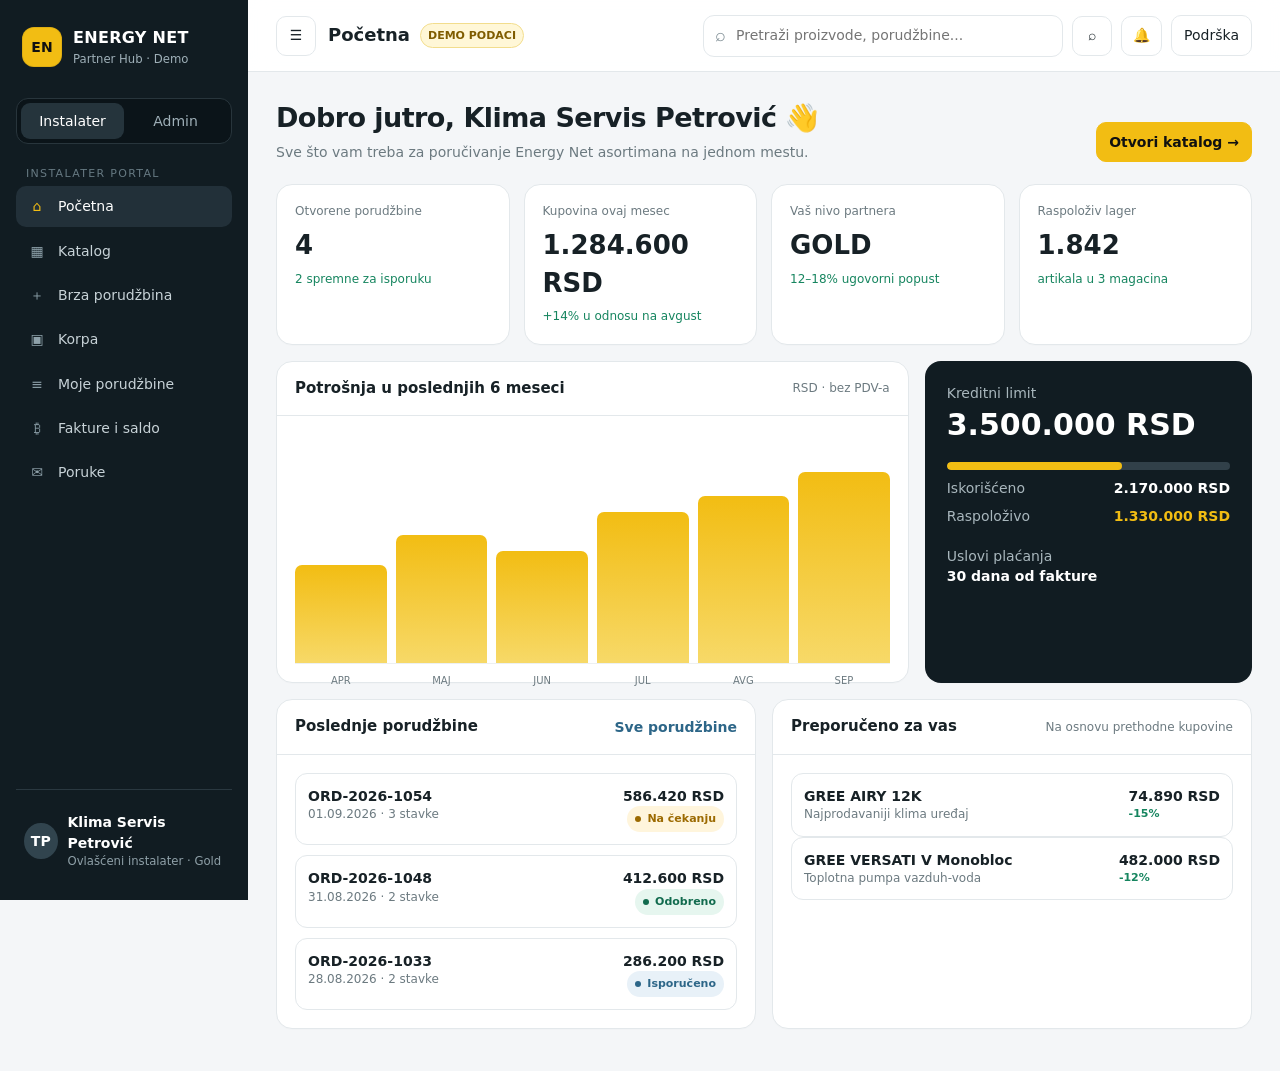
<file: index.html>
<!doctype html>
<html lang="sr">
<head>
<meta charset="utf-8" />
<meta name="viewport" content="width=device-width,initial-scale=1" />
<title>Energy Net Partner Hub — Demo</title>
<style>
:root{--bg:#f4f6f8;--panel:#fff;--ink:#172126;--muted:#6c7a80;--line:#e3e8eb;--brand:#f2bd13;--brand2:#111c22;--green:#16855f;--orange:#bd6c1d;--red:#b84646;--blue:#376d8f;--shadow:0 10px 30px rgba(23,33,38,.08);--r:16px}
*{box-sizing:border-box}body{margin:0;background:var(--bg);font:14px/1.45 Inter,ui-sans-serif,system-ui,-apple-system,Segoe UI,Roboto,Arial;color:var(--ink)}button,input,select,textarea{font:inherit}.app{display:grid;grid-template-columns:248px 1fr;min-height:100vh}.sidebar{position:sticky;top:0;height:100vh;background:#111c22;color:white;padding:22px 16px;display:flex;flex-direction:column;gap:18px}.logo{display:flex;align-items:center;gap:11px;padding:4px 6px 12px}.logo-mark{width:40px;height:40px;border-radius:12px;background:var(--brand);display:grid;place-items:center;color:#111;font-weight:900;box-shadow:inset 0 0 0 1px rgba(0,0,0,.08)}.logo strong{font-size:16px;letter-spacing:.3px}.logo small{display:block;color:#9fb0b8;margin-top:2px}.mode{display:flex;background:#0b1419;border:1px solid #28353c;padding:4px;border-radius:12px}.mode button{border:0;background:transparent;color:#9fb0b8;padding:8px 10px;border-radius:9px;flex:1;cursor:pointer}.mode button.active{background:#25343c;color:white}.nav-title{font-size:11px;text-transform:uppercase;letter-spacing:.12em;color:#667982;padding:4px 10px}.nav{display:flex;flex-direction:column;gap:4px}.nav button{appearance:none;border:0;background:transparent;color:#c7d2d7;display:flex;align-items:center;gap:11px;padding:10px 11px;border-radius:10px;text-align:left;cursor:pointer}.nav button:hover,.nav button.active{background:#223039;color:white}.nav .ico{width:20px;text-align:center;color:#8ea1aa}.nav button.active .ico{color:var(--brand)}.side-bottom{margin-top:auto;border-top:1px solid #2a3840;padding-top:14px}.account{display:flex;gap:10px;align-items:center;padding:8px}.avatar{width:36px;height:36px;border-radius:50%;background:#31444e;display:grid;place-items:center;font-weight:700}.account small{color:#8fa0a8;display:block}.main{min-width:0}.topbar{height:72px;background:rgba(255,255,255,.92);backdrop-filter:blur(10px);border-bottom:1px solid var(--line);display:flex;align-items:center;justify-content:space-between;padding:0 28px;position:sticky;top:0;z-index:20}.crumb{display:flex;align-items:center;gap:10px}.crumb h1{font-size:18px;margin:0}.tag{font-size:11px;font-weight:700;background:#fff7d7;color:#7f5c00;border:1px solid #f2dd8d;padding:4px 7px;border-radius:999px}.top-actions{display:flex;align-items:center;gap:9px}.iconbtn,.btn{border:1px solid var(--line);background:white;border-radius:10px;padding:9px 12px;cursor:pointer;color:var(--ink)}.btn:hover,.iconbtn:hover{box-shadow:0 2px 10px rgba(0,0,0,.06)}.btn.primary{background:#111c22;color:white;border-color:#111c22}.btn.brand{background:var(--brand);border-color:var(--brand);color:#111;font-weight:750}.btn.danger{color:var(--red);border-color:#efcaca}.content{padding:26px 28px 42px;max-width:1500px;margin:auto}.page{display:none}.page.active{display:block}.pagehead{display:flex;align-items:flex-end;justify-content:space-between;gap:20px;margin-bottom:22px}.pagehead h2{font-size:27px;margin:0 0 5px;letter-spacing:-.02em}.sub{color:var(--muted)}.grid4{display:grid;grid-template-columns:repeat(4,minmax(0,1fr));gap:14px}.card{background:var(--panel);border:1px solid var(--line);border-radius:var(--r);box-shadow:0 1px 0 rgba(0,0,0,.01)}.kpi{padding:18px}.kpi .lbl{color:var(--muted);font-size:12px}.kpi .num{font-size:26px;font-weight:800;margin:6px 0}.trend{font-size:12px;color:var(--green)}.split{display:grid;grid-template-columns:1.45fr .75fr;gap:16px;margin-top:16px}.card-h{padding:16px 18px;border-bottom:1px solid var(--line);display:flex;justify-content:space-between;align-items:center}.card-h h3{font-size:15px;margin:0}.card-b{padding:18px}.chart{height:230px;display:flex;align-items:flex-end;gap:9px;padding-top:25px;border-bottom:1px solid #edf0f1}.bar{flex:1;background:linear-gradient(180deg,#f2bd13,#f7d968);border-radius:7px 7px 0 0;position:relative;min-width:8px}.bar span{position:absolute;bottom:-25px;left:50%;transform:translateX(-50%);font-size:10px;color:var(--muted)}.credit{background:#111c22;color:#fff;border:0}.credit .card-b{padding:22px}.credit .big{font-size:30px;font-weight:800}.credit .muted{color:#a9b7bd}.progress{height:8px;background:#314049;border-radius:999px;overflow:hidden;margin:16px 0 8px}.progress i{display:block;height:100%;width:62%;background:var(--brand);border-radius:inherit}.filters{display:flex;gap:10px;align-items:center;flex-wrap:wrap}.search{position:relative}.search input{width:300px;border:1px solid var(--line);border-radius:10px;padding:10px 12px 10px 35px;background:white}.search:before{content:'⌕';position:absolute;left:12px;top:8px;color:#809098;font-size:18px}.filters select,.field input,.field select,.field textarea{border:1px solid var(--line);border-radius:10px;background:white;padding:10px 11px;color:var(--ink)}.product-grid{display:grid;grid-template-columns:repeat(4,minmax(0,1fr));gap:14px;margin-top:16px}.product{overflow:hidden;transition:.18s}.product:hover{transform:translateY(-2px);box-shadow:var(--shadow)}.prod-visual{height:155px;background:linear-gradient(135deg,#f8fafb,#edf1f2);display:grid;place-items:center;position:relative;border-bottom:1px solid var(--line)}.prod-visual svg{width:72%;height:72%}.brandbadge{position:absolute;left:12px;top:12px;background:#111c22;color:white;border-radius:999px;padding:5px 8px;font-size:10px;font-weight:800;letter-spacing:.08em}.stockbadge{position:absolute;right:12px;top:12px;background:#e7f6ef;color:#11684c;border:1px solid #c6ebdc;border-radius:999px;padding:5px 8px;font-size:10px;font-weight:700}.stockbadge.low{background:#fff2e3;color:#9c5917;border-color:#f3d0ab}.product .info{padding:14px}.product .category{color:var(--muted);font-size:11px;text-transform:uppercase;letter-spacing:.07em}.product h3{font-size:15px;margin:6px 0 2px}.sku{color:#849198;font-size:11px}.price-row{display:flex;align-items:end;justify-content:space-between;margin-top:14px;gap:8px}.price{font-size:19px;font-weight:800}.old{font-size:11px;color:#9aa6ac;text-decoration:line-through}.discount{font-size:11px;color:var(--green);font-weight:700}.qty{display:flex;gap:6px;margin-top:12px}.qty input{width:54px;border:1px solid var(--line);border-radius:9px;padding:8px}.qty button{flex:1;border:0;border-radius:9px;background:#111c22;color:white;cursor:pointer}.table-wrap{background:white;border:1px solid var(--line);border-radius:var(--r);overflow:hidden}.table-tools{padding:14px 16px;border-bottom:1px solid var(--line);display:flex;justify-content:space-between;gap:10px}.table{width:100%;border-collapse:collapse}.table th{font-size:11px;text-transform:uppercase;letter-spacing:.05em;color:#78878e;text-align:left;background:#fafbfb;padding:11px 14px;border-bottom:1px solid var(--line)}.table td{padding:13px 14px;border-bottom:1px solid #edf0f1;vertical-align:middle}.table tr:last-child td{border-bottom:0}.table tbody tr:hover{background:#fafcfc}.status{display:inline-flex;align-items:center;gap:6px;padding:5px 8px;border-radius:999px;font-size:11px;font-weight:700}.status:before{content:'';width:6px;height:6px;border-radius:50%;background:currentColor}.status.pending{background:#fff5dc;color:#9c6a00}.status.approved,.status.paid,.status.synced{background:#e6f6ef;color:#116b4e}.status.shipped{background:#e8f1f8;color:#2d6688}.status.rejected{background:#faeaea;color:#a33838}.status.draft{background:#eef1f2;color:#5e6c72}.link{color:#2d6688;font-weight:700;cursor:pointer}.small{font-size:12px;color:var(--muted)}.orderlines{display:grid;gap:10px}.orderline{display:grid;grid-template-columns:52px 1fr auto auto;gap:12px;align-items:center;border:1px solid var(--line);border-radius:12px;padding:10px}.thumb{width:52px;height:44px;border-radius:8px;background:#eef2f3;display:grid;place-items:center;font-size:18px}.summary{margin-left:auto;width:330px;border-top:1px solid var(--line);padding-top:10px}.sumrow{display:flex;justify-content:space-between;padding:7px 0}.sumrow.total{font-size:17px;font-weight:800;border-top:1px solid var(--line);margin-top:7px;padding-top:12px}.quick{display:grid;grid-template-columns:1fr 330px;gap:16px}.dropzone{border:1.5px dashed #c7d0d4;border-radius:14px;background:#fbfcfc;text-align:center;padding:38px 20px}.dropzone strong{display:block;font-size:16px}.dropzone p{color:var(--muted);margin:7px 0 14px}.notice{background:#fff8dc;border:1px solid #f0dda0;border-radius:12px;padding:12px 14px;color:#70550a}.mini-list{display:grid;gap:10px}.mini{border:1px solid var(--line);border-radius:12px;padding:12px;display:flex;justify-content:space-between;gap:12px}.integration{display:grid;grid-template-columns:56px 1fr auto;gap:13px;align-items:center;padding:16px;border-bottom:1px solid var(--line)}.integration:last-child{border:0}.int-ico{width:48px;height:48px;background:#111c22;color:white;border-radius:12px;display:grid;place-items:center;font-weight:800}.sync-log{display:grid;gap:8px}.log{display:flex;gap:12px;align-items:flex-start;padding:10px 0;border-bottom:1px solid #edf0f1}.dot{width:9px;height:9px;border-radius:50%;background:var(--green);margin-top:5px}.drawer-back,.modal-back{position:fixed;inset:0;background:rgba(9,16,20,.38);z-index:50;display:none}.drawer-back.show,.modal-back.show{display:block}.drawer{position:absolute;right:0;top:0;height:100%;width:min(720px,92vw);background:white;box-shadow:-20px 0 50px rgba(0,0,0,.15);overflow:auto}.drawer-head{padding:19px 22px;border-bottom:1px solid var(--line);position:sticky;top:0;background:white;z-index:2;display:flex;justify-content:space-between;align-items:center}.drawer-body{padding:22px}.close{border:0;background:#f0f3f4;width:34px;height:34px;border-radius:50%;cursor:pointer}.section{margin:0 0 22px}.section h4{font-size:12px;text-transform:uppercase;letter-spacing:.08em;color:#7c898f;margin:0 0 10px}.two{display:grid;grid-template-columns:1fr 1fr;gap:12px}.info-box{border:1px solid var(--line);border-radius:12px;padding:13px}.info-box label{display:block;color:var(--muted);font-size:11px;margin-bottom:4px}.drawer-actions{display:flex;gap:10px;justify-content:flex-end;border-top:1px solid var(--line);padding-top:18px}.modal{position:absolute;left:50%;top:50%;transform:translate(-50%,-50%);width:min(700px,94vw);max-height:90vh;overflow:auto;background:white;border-radius:18px;box-shadow:0 30px 70px rgba(0,0,0,.24)}.modal-head{padding:18px 20px;border-bottom:1px solid var(--line);display:flex;justify-content:space-between;align-items:center}.modal-body{padding:20px}.formgrid{display:grid;grid-template-columns:1fr 1fr;gap:14px}.field{display:flex;flex-direction:column;gap:6px}.field.full{grid-column:1/-1}.field label{font-size:12px;font-weight:700}.field textarea{min-height:90px;resize:vertical}.modal-actions{padding:16px 20px;border-top:1px solid var(--line);display:flex;justify-content:flex-end;gap:9px}.toast{position:fixed;right:24px;bottom:24px;background:#111c22;color:white;border-radius:12px;padding:12px 15px;box-shadow:var(--shadow);z-index:80;transform:translateY(20px);opacity:0;pointer-events:none;transition:.2s}.toast.show{transform:none;opacity:1}.pillrow{display:flex;gap:8px;flex-wrap:wrap}.pill{padding:7px 10px;border-radius:999px;background:#f1f4f5;border:1px solid var(--line);font-size:12px}.empty{padding:35px;text-align:center;color:var(--muted)}.cartbar{position:fixed;right:24px;bottom:24px;z-index:30;display:none;background:#111c22;color:white;padding:12px 16px;border-radius:14px;box-shadow:0 10px 30px rgba(0,0,0,.2);cursor:pointer}.cartbar.show{display:flex;gap:14px;align-items:center}.cartbar b{color:var(--brand)}

/* Mobile navigation/search polish */
.topbar-left{display:flex;align-items:center;gap:12px;min-width:0}.mobile-menu-btn,.mobile-search-btn,.mobile-role-switch,.mobile-search-sheet{display:none}.header-search{width:min(360px,30vw);height:42px;border:1px solid var(--line);background:white;border-radius:11px;display:flex;align-items:center;gap:8px;padding:0 11px}.header-search span{color:#7c8b92;font-size:18px}.header-search input{width:100%;border:0;outline:0;background:transparent;min-width:0}.iconbtn{min-width:40px;min-height:40px;display:inline-grid;place-items:center;padding:0 11px}.mobile-nav-backdrop{display:none;position:fixed;inset:0;background:rgba(9,16,20,.45);z-index:39}.mobile-nav-backdrop.show{display:block}.mobile-search-sheet{position:sticky;top:72px;z-index:19;background:white;border-bottom:1px solid var(--line);padding:10px 14px 12px;box-shadow:0 8px 20px rgba(23,33,38,.08)}.mobile-search-inner{display:grid;grid-template-columns:auto 1fr 44px;align-items:center;gap:8px;border:1px solid var(--line);border-radius:12px;padding-left:12px;background:#fff}.mobile-search-inner>span{font-size:20px;color:#75868e}.mobile-search-inner input{height:44px;border:0;outline:0;min-width:0;background:transparent;font-size:16px}.mobile-search-inner .iconbtn{border:0;border-left:1px solid var(--line);border-radius:0 11px 11px 0;min-width:44px;min-height:44px}.mobile-search-help{font-size:11px;color:var(--muted);margin:7px 3px 0}.mobile-role-switch{background:#111c22;border-radius:10px;padding:3px;gap:2px;flex:0 0 auto}.mobile-role-switch button{border:0;background:transparent;color:#9fb0b8;border-radius:8px;padding:6px 8px;font-size:9px;font-weight:800;letter-spacing:.04em;cursor:pointer;min-height:34px}.mobile-role-switch button.active{background:var(--brand);color:#111}.sidebar.mobile-open{display:flex}.sidebar.mobile-open .mode{display:flex}.sidebar.mobile-open .logo .txt,.sidebar.mobile-open .nav button span:not(.ico),.sidebar.mobile-open .account div:not(.avatar),.sidebar.mobile-open .nav-title{display:block}.sidebar.mobile-open .logo{justify-content:flex-start}.sidebar.mobile-open .nav button{justify-content:flex-start}.sidebar.mobile-open .side-bottom{display:block}.no-page-scroll{overflow:hidden}
@media(max-width:1100px){.grid4{grid-template-columns:repeat(2,1fr)}.product-grid{grid-template-columns:repeat(3,1fr)}.split,.quick{grid-template-columns:1fr}.app{grid-template-columns:78px 1fr}.sidebar{padding:20px 10px}.logo .txt,.nav button span:not(.ico),.account div:not(.avatar),.nav-title,.mode{display:none}.logo{justify-content:center}.nav button{justify-content:center}.side-bottom{display:flex;justify-content:center}}
@media(max-width:760px){body{overflow-x:hidden}.app{grid-template-columns:1fr}.sidebar{display:none;position:fixed;left:0;top:0;width:min(300px,86vw);height:100dvh;z-index:40;padding:18px 14px;overflow-y:auto;box-shadow:18px 0 45px rgba(0,0,0,.24)}.sidebar.mobile-open{display:flex}.main{width:100%;min-width:0}.topbar{height:72px;padding:0 12px;position:sticky;gap:8px}.topbar-left{gap:7px;flex:1;min-width:0}.mobile-menu-btn,.mobile-search-btn{display:inline-grid;min-width:44px;width:44px;height:44px;min-height:44px;padding:0;font-size:18px}.notification-btn{display:inline-grid!important;min-width:44px;width:44px;height:44px;min-height:44px;padding:0}.desktop-search,.support-btn{display:none}.mobile-role-switch{display:flex}.crumb{min-width:0;gap:6px}.crumb h1{font-size:15px;max-width:112px;white-space:nowrap;overflow:hidden;text-overflow:ellipsis}.crumb .tag{display:none}.top-actions{gap:5px}.mobile-search-sheet.show{display:block}.content{padding:18px 14px 42px;width:100%;max-width:100%;overflow-x:hidden}.search{width:100%}.search input{width:100%;max-width:100%}.filters{width:100%}.filters select{width:100%}.grid4{grid-template-columns:1fr}.two,.formgrid{grid-template-columns:1fr}.field.full{grid-column:auto}.table-wrap{width:100%;max-width:100%;overflow-x:auto;-webkit-overflow-scrolling:touch}.table{min-width:760px}.pagehead{align-items:flex-start;flex-direction:column;gap:12px}.pagehead>button{max-width:100%}.product-grid{grid-template-columns:1fr}.split,.quick{grid-template-columns:1fr}.summary{width:100%;max-width:100%}.orderline{grid-template-columns:44px minmax(0,1fr);gap:9px}.orderline>span,.orderline>strong,.orderline>div:nth-child(n+3){grid-column:2}.drawer{width:100vw}.drawer-body{padding:16px}.drawer-actions{flex-wrap:wrap}.drawer-actions .btn{flex:1;min-height:44px}.modal{width:calc(100vw - 20px)}.modal-body{padding:16px}.close{width:44px;height:44px}.cartbar{left:12px;right:12px;bottom:12px;justify-content:space-between}.toast{left:14px;right:14px;bottom:14px;text-align:center}.iconbtn,.btn{min-height:44px}.table-tools{align-items:flex-start;flex-direction:column}.table-tools>.small{align-self:flex-start}.mode{display:flex}input,select,textarea{font-size:16px}.qty button{min-height:44px}}
@media(max-width:390px){.mobile-role-switch button{padding:6px 6px;font-size:8px}.topbar{padding:0 8px}.top-actions{gap:3px}.crumb h1{max-width:76px}.mobile-menu-btn,.mobile-search-btn,.notification-btn{width:42px;min-width:42px;height:42px;min-height:42px}}
.dropzone.dragover{border-color:var(--brand);background:#fff9df}.po-file-status{min-height:20px;margin-top:12px}.po-file-status.working{color:var(--blue)}.po-file-status.success{color:var(--green);font-weight:700}.po-file-status.error{color:var(--red);font-weight:700}
</style>
</head>
<body>
<div class="app">
<aside class="sidebar">
  <div class="logo"><div class="logo-mark">EN</div><div class="txt"><strong>ENERGY NET</strong><small>Partner Hub · Demo</small></div></div>
  <div class="mode" aria-label="Promena uloge"><button id="partnerMode" class="active">Instalater</button><button id="adminMode">Admin</button></div>
  <div id="partnerNav"><div class="nav-title">Instalater portal</div><nav class="nav">
    <button class="active" data-page="partner-dashboard"><span class="ico">⌂</span><span>Početna</span></button>
    <button data-page="catalog"><span class="ico">▦</span><span>Katalog</span></button>
    <button data-page="quick-order"><span class="ico">＋</span><span>Brza porudžbina</span></button>
    <button data-page="cart"><span class="ico">▣</span><span>Korpa <b id="cartCountNav"></b></span></button>
    <button data-page="partner-orders"><span class="ico">≡</span><span>Moje porudžbine</span></button>
    <button data-page="invoices"><span class="ico">₿</span><span>Fakture i saldo</span></button>
    <button data-page="messages"><span class="ico">✉</span><span>Poruke</span></button>
  </nav></div>
  <div id="adminNav" style="display:none"><div class="nav-title">Administracija</div><nav class="nav">
    <button data-page="admin-dashboard"><span class="ico">⌂</span><span>Pregled</span></button>
    <button data-page="admin-orders"><span class="ico">≡</span><span>Porudžbine</span></button>
    <button data-page="products"><span class="ico">▦</span><span>Proizvodi</span></button>
    <button data-page="partners"><span class="ico">♙</span><span>Partneri</span></button>
    <button data-page="pricelists"><span class="ico">%</span><span>Cenovnici</span></button>
    <button data-page="inventory"><span class="ico">▤</span><span>Zalihe</span></button>
    <button data-page="integrations"><span class="ico">↻</span><span>ERP / WMS sync</span></button>
    <button data-page="settings"><span class="ico">⚙</span><span>Podešavanja</span></button>
  </nav></div>
  <div class="side-bottom"><div class="account"><div class="avatar">TP</div><div><strong id="acctName">Klima Servis Petrović</strong><small id="acctRole">Ovlašćeni instalater · Gold</small></div></div></div>
</aside>
<main class="main">
<header class="topbar">
  <div class="topbar-left">
    <button class="iconbtn mobile-menu-btn" id="mobileMenuBtn" aria-label="Otvori meni" aria-expanded="false" onclick="toggleMobileNav()">☰</button>
    <div class="crumb"><h1 id="topTitle">Početna</h1><span class="tag">DEMO PODACI</span></div>
  </div>
  <div class="top-actions">
    <div class="header-search desktop-search"><span>⌕</span><input id="desktopGlobalSearch" placeholder="Pretraži proizvode, porudžbine..." onkeydown="if(event.key==='Enter')executeGlobalSearch(this.value)"></div>
    <div class="mobile-role-switch" aria-label="ADMIN/INSTALATER prekidač">
      <button id="mobilePartnerMode" class="active" onclick="switchMode(false)">INSTALATER</button>
      <button id="mobileAdminMode" onclick="switchMode(true)">ADMIN</button>
    </div>
    <button class="iconbtn mobile-search-btn" aria-label="Pretraga" aria-expanded="false" onclick="toggleMobileSearch()">⌕</button>
    <button class="iconbtn notification-btn" aria-label="Obaveštenja" onclick="toast('Nema novih kritičnih obaveštenja')">🔔</button>
    <button class="btn support-btn" onclick="showPage('messages')">Podrška</button>
  </div>
</header>
<div class="mobile-search-sheet" id="mobileSearchSheet" aria-hidden="true">
  <div class="mobile-search-inner"><span>⌕</span><input id="mobileGlobalSearch" inputmode="search" placeholder="Pretraži proizvode, porudžbine..." onkeydown="if(event.key==='Enter')executeGlobalSearch(this.value)"><button class="iconbtn" aria-label="Zatvori pretragu" onclick="toggleMobileSearch(false)">×</button></div>
  <div class="mobile-search-help">Unesite naziv proizvoda, SKU, broj porudžbine ili partnera i pritisnite Enter.</div>
</div>
<div class="content">
<!-- Partner dashboard -->
<section class="page active" id="partner-dashboard">
 <div class="pagehead"><div><h2>Dobro jutro, Klima Servis Petrović 👋</h2><div class="sub">Sve što vam treba za poručivanje Energy Net asortimana na jednom mestu.</div></div><button class="btn brand" onclick="showPage('catalog')">Otvori katalog →</button></div>
 <div class="grid4">
  <div class="card kpi"><div class="lbl">Otvorene porudžbine</div><div class="num">4</div><div class="trend">2 spremne za isporuku</div></div>
  <div class="card kpi"><div class="lbl">Kupovina ovaj mesec</div><div class="num">1.284.600 RSD</div><div class="trend">+14% u odnosu na avgust</div></div>
  <div class="card kpi"><div class="lbl">Vaš nivo partnera</div><div class="num">GOLD</div><div class="trend">12–18% ugovorni popust</div></div>
  <div class="card kpi"><div class="lbl">Raspoloživ lager</div><div class="num">1.842</div><div class="trend">artikala u 3 magacina</div></div>
 </div>
 <div class="split">
  <div class="card"><div class="card-h"><h3>Potrošnja u poslednjih 6 meseci</h3><span class="small">RSD · bez PDV-a</span></div><div class="card-b"><div class="chart"><div class="bar" style="height:48%"><span>APR</span></div><div class="bar" style="height:63%"><span>MAJ</span></div><div class="bar" style="height:55%"><span>JUN</span></div><div class="bar" style="height:74%"><span>JUL</span></div><div class="bar" style="height:82%"><span>AVG</span></div><div class="bar" style="height:94%"><span>SEP</span></div></div></div></div>
  <div class="card credit"><div class="card-b"><div class="muted">Kreditni limit</div><div class="big">3.500.000 RSD</div><div class="progress"><i></i></div><div style="display:flex;justify-content:space-between"><span class="muted">Iskorišćeno</span><strong>2.170.000 RSD</strong></div><div style="display:flex;justify-content:space-between;margin-top:7px"><span class="muted">Raspoloživo</span><strong style="color:var(--brand)">1.330.000 RSD</strong></div><div class="muted" style="margin-top:20px">Uslovi plaćanja</div><strong>30 dana od fakture</strong></div></div>
 </div>
 <div class="split" style="grid-template-columns:1fr 1fr">
  <div class="card"><div class="card-h"><h3>Poslednje porudžbine</h3><span class="link" onclick="showPage('partner-orders')">Sve porudžbine</span></div><div class="card-b mini-list" id="recentOrders"></div></div>
  <div class="card"><div class="card-h"><h3>Preporučeno za vas</h3><span class="small">Na osnovu prethodne kupovine</span></div><div class="card-b"><div class="mini"><div><strong>GREE AIRY 12K</strong><div class="small">Najprodavaniji klima uređaj</div></div><div><strong>74.890 RSD</strong><div class="discount">-15%</div></div></div><div class="mini"><div><strong>GREE VERSATI V Monobloc</strong><div class="small">Toplotna pumpa vazduh-voda</div></div><div><strong>482.000 RSD</strong><div class="discount">-12%</div></div></div></div></div>
 </div>
</section>

<!-- catalog -->
<section class="page" id="catalog">
 <div class="pagehead"><div><h2>Partnerski katalog</h2><div class="sub">Vaše ugovorene cene, popusti i lager po magacinima.</div></div><div class="filters"><div class="search"><input id="catalogSearch" placeholder="Pretraži naziv ili SKU"></div><select id="catalogCategory"><option value="">Sve kategorije</option><option>Klima uređaji</option><option>Toplotne pumpe</option><option>Gasni kotlovi</option><option>Ventilacija</option><option>Smart home</option></select></div></div>
 <div class="pillrow"><span class="pill">⚡ Dostupno odmah</span><span class="pill">Gold partnerske cene</span><span class="pill">Novi Sad · Beograd · Niš</span></div>
 <div class="product-grid" id="productGrid"></div>
</section>

<!-- quick order -->
<section class="page" id="quick-order">
 <div class="pagehead"><div><h2>Brza porudžbina</h2><div class="sub">Dodajte više artikala po SKU-u ili ubacite narudžbenicu dobavljača.</div></div></div>
 <div class="quick"><div class="card"><div class="card-h"><h3>Masovni unos artikala</h3><button class="btn" onclick="addQuickRow()">+ Dodaj red</button></div><div class="card-b"><div id="quickRows"></div><div class="dropzone" id="poDropzone" style="margin-top:18px" ondragover="event.preventDefault();this.classList.add('dragover')" ondragleave="this.classList.remove('dragover')" ondrop="handlePODrop(event)">
<strong>Prevucite narudžbenicu ovde</strong>
<p>PDF, Excel, CSV, XML, TXT ili fotografija — automatsko čitanje SKU-a i količine.</p>
<input id="poFileInput" type="file" accept=".pdf,.xlsx,.xls,.csv,.tsv,.xml,.txt,.png,.jpg,.jpeg,.webp,image/*" hidden onchange="handlePOFile(this.files[0]);this.value=''">
<button class="btn" onclick="document.getElementById('poFileInput').click()">Izaberi fajl</button>
<div id="poFileStatus" class="small po-file-status" aria-live="polite">SKU mora da postoji u demo katalogu. Fajl se obrađuje u browseru.</div>
</div></div></div><div class="card"><div class="card-h"><h3>Rezime</h3></div><div class="card-b"><div class="notice">Sistem proverava ugovorenu cenu, raspoloživost i kreditni limit pre slanja.</div><div id="quickSummary" style="margin-top:16px"></div><button class="btn primary" style="width:100%;margin-top:18px" onclick="quickToCart()">Dodaj sve u korpu</button></div></div></div>
</section>

<section class="page" id="cart"><div class="pagehead"><div><h2>Korpa</h2><div class="sub">Proverite količine, isporuku i uslove pre slanja porudžbine.</div></div></div><div id="cartContent"></div></section>

<section class="page" id="partner-orders"><div class="pagehead"><div><h2>Moje porudžbine</h2><div class="sub">Status porudžbina, isporuke i ERP reference.</div></div><button class="btn brand" onclick="showPage('catalog')">+ Nova porudžbina</button></div><div class="table-wrap"><div class="table-tools"><div class="search"><input id="partnerOrderSearch" placeholder="Pretraži broj porudžbine"></div><select><option>Svi statusi</option><option>Na čekanju</option><option>Odobreno</option><option>Isporučeno</option></select></div><table class="table"><thead><tr><th>Broj</th><th>Datum</th><th>Vrednost</th><th>Status</th><th>ERP</th><th></th></tr></thead><tbody id="partnerOrdersBody"></tbody></table></div></section>

<section class="page" id="invoices"><div class="pagehead"><div><h2>Fakture i saldo</h2><div class="sub">Otvorene stavke, valute i preuzimanje dokumenata.</div></div></div><div class="grid4"><div class="card kpi"><div class="lbl">Otvoreno</div><div class="num">892.400 RSD</div><div class="small">3 fakture</div></div><div class="card kpi"><div class="lbl">Dospelo</div><div class="num">0 RSD</div><div class="trend">Sve uredno</div></div><div class="card kpi"><div class="lbl">Sledeće dospeće</div><div class="num">12. sep</div><div class="small">INV-2026-1841</div></div><div class="card kpi"><div class="lbl">Raspoloživ limit</div><div class="num">1.330.000</div><div class="small">RSD</div></div></div><div class="table-wrap" style="margin-top:16px"><table class="table"><thead><tr><th>Faktura</th><th>Datum</th><th>Dospeće</th><th>Iznos</th><th>Status</th><th>Dokument</th></tr></thead><tbody><tr><td><strong>INV-2026-1841</strong></td><td>13.08.2026</td><td>12.09.2026</td><td>412.600 RSD</td><td><span class="status pending">Otvoreno</span></td><td><span class="link" onclick="toast('Demo: PDF faktura bi se preuzela')">Preuzmi PDF</span></td></tr><tr><td><strong>INV-2026-1799</strong></td><td>03.08.2026</td><td>02.09.2026</td><td>286.200 RSD</td><td><span class="status pending">Otvoreno</span></td><td><span class="link" onclick="toast('Demo: PDF faktura bi se preuzela')">Preuzmi PDF</span></td></tr><tr><td><strong>INV-2026-1712</strong></td><td>20.07.2026</td><td>19.08.2026</td><td>193.600 RSD</td><td><span class="status pending">Otvoreno</span></td><td><span class="link" onclick="toast('Demo: PDF faktura bi se preuzela')">Preuzmi PDF</span></td></tr></tbody></table></div></section>

<section class="page" id="messages"><div class="pagehead"><div><h2>Poruke i podrška</h2><div class="sub">Direktna komunikacija sa Energy Net prodajom i logistikom.</div></div><button class="btn brand" onclick="toast('Nova poruka je otvorena u demo režimu')">+ Nova poruka</button></div><div class="split"><div class="card"><div class="card-h"><h3>Razgovori</h3></div><div class="card-b mini-list"><div class="mini"><div><strong>Isporuka ORD-2026-1048</strong><div class="small">Logistika · pre 18 min</div></div><span class="status shipped">Novo</span></div><div class="mini"><div><strong>Upit za količinski rabat</strong><div class="small">Prodaja · juče</div></div><span class="small">2 poruke</span></div><div class="mini"><div><strong>Garancija / AIRY 12K</strong><div class="small">Podrška · 28. avg</div></div><span class="small">Zatvoreno</span></div></div></div><div class="card"><div class="card-h"><h3>Kontakt osoba</h3></div><div class="card-b"><strong>Jelena Marković</strong><div class="small">Key Account Manager</div><hr style="border:0;border-top:1px solid var(--line);margin:16px 0"><div>✉ partneri@energynet.rs</div><div style="margin-top:7px">☎ +381 21 488 33 33</div></div></div></div></section>

<!-- ADMIN -->
<section class="page" id="admin-dashboard"><div class="pagehead"><div><h2>Admin pregled</h2><div class="sub">Komercijalni pregled partnera, porudžbina, zaliha i sinhronizacija.</div></div><button class="btn brand" onclick="openProductModal()">+ Dodaj proizvod</button></div><div class="grid4"><div class="card kpi"><div class="lbl">Porudžbine danas</div><div class="num">18</div><div class="trend">4 čekaju odobrenje</div></div><div class="card kpi"><div class="lbl">Vrednost danas</div><div class="num">4.82M RSD</div><div class="trend">+8.4% vs. prošli utorak</div></div><div class="card kpi"><div class="lbl">Aktivni partneri</div><div class="num">214</div><div class="small">41 Gold · 126 Silver</div></div><div class="card kpi"><div class="lbl">ERP sync</div><div class="num">99.8%</div><div class="trend">Poslednji sync pre 4 min</div></div></div><div class="split"><div class="card"><div class="card-h"><h3>Porudžbine koje zahtevaju pažnju</h3><span class="link" onclick="showPage('admin-orders')">Otvori sve</span></div><div class="card-b mini-list" id="attentionOrders"></div></div><div class="card"><div class="card-h"><h3>Operativni status</h3></div><div class="card-b mini-list"><div class="mini"><span>Navigator ERP</span><span class="status synced">Online</span></div><div class="mini"><span>WMS · Novi Sad</span><span class="status synced">Online</span></div><div class="mini"><span>WMS · Beograd</span><span class="status synced">Online</span></div><div class="mini"><span>B2B cenovnici</span><span class="status synced">Synced</span></div></div></div></div></section>

<section class="page" id="admin-orders"><div class="pagehead"><div><h2>Porudžbine</h2><div class="sub">Odobravanje, kreditna kontrola, logistika i ERP status.</div></div><button class="btn" onclick="toast('CSV export spreman u demo režimu')">Export CSV</button></div><div class="table-wrap"><div class="table-tools"><div class="filters"><div class="search"><input id="orderSearch" placeholder="Broj ili partner"></div><select><option>Svi statusi</option><option>Na čekanju</option><option>Odobreno</option><option>Isporučeno</option></select></div><span class="small">18 porudžbina danas</span></div><table class="table"><thead><tr><th>Porudžbina</th><th>Partner</th><th>Vrednost</th><th>Kredit</th><th>Status</th><th>ERP</th><th></th></tr></thead><tbody id="adminOrdersBody"></tbody></table></div></section>

<section class="page" id="products"><div class="pagehead"><div><h2>Proizvodi</h2><div class="sub">Centralni katalog, kategorije, tehnički podaci i vidljivost za partnere.</div></div><button class="btn brand" onclick="openProductModal()">+ Dodaj proizvod</button></div><div class="table-wrap"><div class="table-tools"><div class="filters"><div class="search"><input id="productAdminSearch" placeholder="Naziv, SKU, brend"></div><select><option>Sve kategorije</option><option>Klima uređaji</option><option>Toplotne pumpe</option><option>Gasni kotlovi</option><option>Ventilacija</option></select></div><span class="small" id="productCount"></span></div><table class="table"><thead><tr><th>Proizvod</th><th>SKU</th><th>Kategorija</th><th>Partner cena</th><th>Lager</th><th>Vidljivost</th><th></th></tr></thead><tbody id="productsBody"></tbody></table></div></section>

<section class="page" id="partners"><div class="pagehead"><div><h2>Partneri</h2><div class="sub">Komercijalni uslovi, kreditni limiti, kontakti i istorija kupovine.</div></div><button class="btn brand" onclick="toast('Forma za dodavanje partnera otvorena')">+ Dodaj partnera</button></div><div class="table-wrap"><div class="table-tools"><div class="search"><input id="partnerSearch" placeholder="Pretraži partnera"></div><select><option>Svi nivoi</option><option>Gold</option><option>Silver</option><option>Standard</option></select></div><table class="table"><thead><tr><th>Partner</th><th>Nivo</th><th>Promet YTD</th><th>Kreditni limit</th><th>Dostupno</th><th>Uslovi</th><th></th></tr></thead><tbody id="partnersBody"></tbody></table></div></section>

<section class="page" id="pricelists"><div class="pagehead"><div><h2>Cenovnici i rabati</h2><div class="sub">Upravljanje baznim cenama, partner nivoima i posebnim dogovorima.</div></div><button class="btn brand" onclick="toast('Novi cenovnik kreiran kao draft')">+ Novi cenovnik</button></div><div class="grid4"><div class="card kpi"><div class="lbl">Gold</div><div class="num">12–18%</div><div class="small">41 partner</div></div><div class="card kpi"><div class="lbl">Silver</div><div class="num">7–12%</div><div class="small">126 partnera</div></div><div class="card kpi"><div class="lbl">Standard</div><div class="num">0–7%</div><div class="small">47 partnera</div></div><div class="card kpi"><div class="lbl">Posebni ugovori</div><div class="num">19</div><div class="small">individualni rabati</div></div></div><div class="table-wrap" style="margin-top:16px"><table class="table"><thead><tr><th>Cenovnik</th><th>Važi od</th><th>Partnera</th><th>Proizvoda</th><th>Status</th><th></th></tr></thead><tbody><tr><td><strong>EN-GOLD-2026-Q3</strong></td><td>01.07.2026</td><td>41</td><td>684</td><td><span class="status approved">Aktivan</span></td><td><span class="link" onclick="toast('Cenovnik otvoren')">Otvori</span></td></tr><tr><td><strong>EN-SILVER-2026-Q3</strong></td><td>01.07.2026</td><td>126</td><td>684</td><td><span class="status approved">Aktivan</span></td><td><span class="link" onclick="toast('Cenovnik otvoren')">Otvori</span></td></tr><tr><td><strong>Q4 2026 — priprema</strong></td><td>01.10.2026</td><td>—</td><td>711</td><td><span class="status draft">Draft</span></td><td><span class="link" onclick="toast('Draft cenovnik otvoren')">Izmeni</span></td></tr></tbody></table></div></section>

<section class="page" id="inventory"><div class="pagehead"><div><h2>Zalihe</h2><div class="sub">Raspoloživost po magacinima i rezervacije za partner porudžbine.</div></div><button class="btn" onclick="toast('Ručno osvežavanje poslato WMS-u')">↻ Osveži lager</button></div><div class="grid4"><div class="card kpi"><div class="lbl">Novi Sad</div><div class="num">7.842</div><div class="trend">99.9% sync</div></div><div class="card kpi"><div class="lbl">Beograd</div><div class="num">3.281</div><div class="trend">99.8% sync</div></div><div class="card kpi"><div class="lbl">Niš</div><div class="num">1.166</div><div class="trend">100% sync</div></div><div class="card kpi"><div class="lbl">Nizak lager</div><div class="num">23</div><div class="small">SKU ispod minimuma</div></div></div><div class="table-wrap" style="margin-top:16px"><table class="table"><thead><tr><th>Proizvod</th><th>Novi Sad</th><th>Beograd</th><th>Niš</th><th>Rezervisano</th><th>Ukupno dostupno</th></tr></thead><tbody id="inventoryBody"></tbody></table></div></section>

<section class="page" id="integrations"><div class="pagehead"><div><h2>ERP / WMS sinhronizacija</h2><div class="sub">Koncept toka između Partner Hub-a, ERP-a, WMS-a i komercijalnih pravila.</div></div><button class="btn" onclick="toast('Test sinhronizacije uspešan')">Test sync</button></div><div class="split"><div class="card"><div class="card-h"><h3>Povezani sistemi</h3></div><div><div class="integration"><div class="int-ico">ERP</div><div><strong>Navigator ERP</strong><div class="small">Kupci · cenovnici · porudžbine · fakture</div></div><span class="status synced">Connected</span></div><div class="integration"><div class="int-ico">WMS</div><div><strong>Warehouse Management</strong><div class="small">Lager · rezervacije · otprema</div></div><span class="status synced">Connected</span></div><div class="integration"><div class="int-ico">B2B</div><div><strong>Partner Hub</strong><div class="small">Poručivanje · partneri · katalog</div></div><span class="status synced">Online</span></div></div></div><div class="card"><div class="card-h"><h3>Poslednje aktivnosti</h3></div><div class="card-b sync-log"><div class="log"><span class="dot"></span><div><strong>Order ORD-2026-1054 → ERP</strong><div class="small">Kreiran Sales Order SO-948221 · pre 4 min</div></div></div><div class="log"><span class="dot"></span><div><strong>Inventory sync</strong><div class="small">12.289 SKU ažurirano · pre 7 min</div></div></div><div class="log"><span class="dot"></span><div><strong>Price list sync</strong><div class="small">EN-GOLD-2026-Q3 · pre 31 min</div></div></div><div class="log"><span class="dot"></span><div><strong>Invoice status</strong><div class="small">INV-2026-1841 imported · pre 42 min</div></div></div></div></div></div><div class="card" style="margin-top:16px"><div class="card-h"><h3>Demo order flow</h3></div><div class="card-b"><div class="pillrow"><span class="pill">1. Partner kreira korpu</span><span>→</span><span class="pill">2. Provera cene / kredita</span><span>→</span><span class="pill">3. Admin approval</span><span>→</span><span class="pill">4. ERP Sales Order</span><span>→</span><span class="pill">5. WMS rezervacija</span><span>→</span><span class="pill">6. Status nazad u portal</span></div></div></div></section>

<section class="page" id="settings"><div class="pagehead"><div><h2>Podešavanja</h2><div class="sub">Pravila portala, odobravanje, notifikacije i korisničke uloge.</div></div><button class="btn primary" onclick="toast('Podešavanja sačuvana')">Sačuvaj izmene</button></div><div class="split"><div class="card"><div class="card-h"><h3>Porudžbine</h3></div><div class="card-b formgrid"><div class="field"><label>Automatsko odobravanje do</label><input value="250000"></div><div class="field"><label>Valuta</label><select><option>RSD</option><option>EUR</option></select></div><div class="field full"><label>Pravila</label><textarea>Ručno odobrenje ako je prekoračen kreditni limit, poseban rabat > 20% ili proizvod nema dovoljno raspoloživog lagera.</textarea></div></div></div><div class="card"><div class="card-h"><h3>Notifikacije</h3></div><div class="card-b mini-list"><div class="mini"><span>Nova partner porudžbina</span><strong>ON</strong></div><div class="mini"><span>Prekoračen kreditni limit</span><strong>ON</strong></div><div class="mini"><span>Nizak lager</span><strong>ON</strong></div><div class="mini"><span>ERP sync greška</span><strong>ON</strong></div></div></div></div></section>
</div>
</main>
</div>
<div class="mobile-nav-backdrop" id="mobileNavBackdrop" onclick="toggleMobileNav(false)"></div>
<div class="drawer-back" id="drawerBack" onclick="if(event.target===this)closeDrawer()"><div class="drawer"><div class="drawer-head"><div><strong id="drawerTitle"></strong><div class="small" id="drawerSub"></div></div><button class="close" onclick="closeDrawer()">×</button></div><div class="drawer-body" id="drawerBody"></div></div></div>
<div class="modal-back" id="productModal"><div class="modal"><div class="modal-head"><div><strong id="modalTitle">Dodaj proizvod</strong><div class="small">Novi proizvod u partnerskom katalogu</div></div><button class="close" onclick="closeProductModal()">×</button></div><div class="modal-body"><div class="formgrid"><div class="field"><label>Naziv proizvoda</label><input id="pName" placeholder="npr. GREE AIRY 12K"></div><div class="field"><label>SKU</label><input id="pSku" placeholder="EN-GR-AIRY12"></div><div class="field"><label>Brend</label><input id="pBrand" placeholder="GREE"></div><div class="field"><label>Kategorija</label><select id="pCat"><option>Klima uređaji</option><option>Toplotne pumpe</option><option>Gasni kotlovi</option><option>Ventilacija</option><option>Smart home</option></select></div><div class="field"><label>Preporučena cena (RSD)</label><input id="pList" type="number" placeholder="88900"></div><div class="field"><label>Gold partner cena (RSD)</label><input id="pPrice" type="number" placeholder="74890"></div><div class="field"><label>Ukupan lager</label><input id="pStock" type="number" placeholder="42"></div><div class="field"><label>Status</label><select id="pVisible"><option>Aktivan</option><option>Sakriven</option></select></div><div class="field full"><label>Opis / tehničke napomene</label><textarea id="pDesc" placeholder="Kapacitet, energetska klasa, Wi-Fi, ..."></textarea></div></div></div><div class="modal-actions"><button class="btn" onclick="closeProductModal()">Otkaži</button><button class="btn brand" onclick="saveProduct()">Sačuvaj proizvod</button></div></div></div>
<div class="toast" id="toast"></div><div class="cartbar" id="cartBar" onclick="showPage('cart')"><span>Korpa: <b id="cartCountBar">0</b> artikala</span><strong id="cartValueBar">0 RSD</strong></div>
<script>
const money=n=>new Intl.NumberFormat('sr-RS').format(n)+' RSD';
const products=[
{id:1,name:'GREE AIRY 12K',sku:'EN-GR-AIRY12',brand:'GREE',cat:'Klima uređaji',list:88900,price:74890,discount:15,stock:[31,14,6],desc:'Inverter klima · 3.5 kW · Wi‑Fi · UV-C · A+++ hlađenje · R32'},
{id:2,name:'GREE AIRY 18K',sku:'EN-GR-AIRY18',brand:'GREE',cat:'Klima uređaji',list:119900,price:101915,discount:15,stock:[19,8,4],desc:'Inverter klima · 5.3 kW · Wi‑Fi · 7 brzina rada · R32'},
{id:3,name:'GREE AIRY 24K',sku:'EN-GR-AIRY24',brand:'GREE',cat:'Klima uređaji',list:154900,price:131665,discount:15,stock:[8,5,1],desc:'Inverter klima · 7.1 kW · Wi‑Fi · UV-C · R32'},
{id:4,name:'GREE VERSATI V MONOBLOC',sku:'EN-GR-VERV10',brand:'GREE',cat:'Toplotne pumpe',list:547700,price:482000,discount:12,stock:[7,2,0],desc:'Toplotna pumpa vazduh-voda · monobloc · grejanje / hlađenje / PTV'},
{id:5,name:'BERGEN Heat Pump 12 kW',sku:'EN-BG-HP12',brand:'BERGEN',cat:'Toplotne pumpe',list:418000,price:363660,discount:13,stock:[12,4,2],desc:'Inverter toplotna pumpa vazduh-voda · 12 kW · demo konfiguracija'},
{id:6,name:'Remeha Calenta Ace-Matic',sku:'EN-RM-CAL35',brand:'REMEHA',cat:'Gasni kotlovi',list:268900,price:228565,discount:15,stock:[17,9,3],desc:'Kondenzacioni gasni kotao · napredna modulacija · kompaktno kućište'},
{id:7,name:'Bergen Reverso 400',sku:'EN-BG-REV400',brand:'BERGEN',cat:'Ventilacija',list:136500,price:119120,discount:13,stock:[22,11,5],desc:'Moderan ventilator-konvektor / fan-coil · zidna izvedba'},
{id:8,name:'Bergen Recowa Smart',sku:'EN-BG-RECOWA',brand:'BERGEN',cat:'Smart home',list:22900,price:19920,discount:13,stock:[52,28,14],desc:'Pametni sobni termostat · Wi‑Fi · mobilna aplikacija · LED displej'}
];
const orders=[
{id:'ORD-2026-1054',date:'01.09.2026',partner:'Klima Servis Petrović',amount:586420,status:'pending',label:'Na čekanju',erp:'Not sent',credit:'OK',po:'TP-0901-44',note:'Isporuka Novi Sad. Molimo kompletirati do petka.',lines:[{pid:1,q:4},{pid:4,q:1},{pid:8,q:2}]},
{id:'ORD-2026-1051',date:'01.09.2026',partner:'Klima Sistem Plus',amount:1287600,status:'pending',label:'Na čekanju',erp:'Not sent',credit:'Limit +8%',po:'KSP-4481',note:'Potrebno odobrenje zbog kreditnog limita.',lines:[{pid:2,q:6},{pid:5,q:2}]},
{id:'ORD-2026-1048',date:'31.08.2026',partner:'Klima Servis Petrović',amount:412600,status:'approved',label:'Odobreno',erp:'SO-948221',credit:'OK',po:'TP-0831-22',note:'Preuzimanje iz magacina Novi Sad.',lines:[{pid:1,q:3},{pid:6,q:1}]},
{id:'ORD-2026-1042',date:'30.08.2026',partner:'Eko Klima Servis',amount:864200,status:'shipped',label:'Isporučeno',erp:'SO-947881',credit:'OK',po:'EKS-302',note:'Dostava Beograd.',lines:[{pid:3,q:2},{pid:4,q:1}]},
{id:'ORD-2026-1033',date:'28.08.2026',partner:'Klima Servis Petrović',amount:286200,status:'shipped',label:'Isporučeno',erp:'SO-947190',credit:'OK',po:'TP-0828-09',note:'',lines:[{pid:7,q:2},{pid:8,q:2}]}
];
const partners=[
{name:'Klima Servis Petrović',city:'Novi Sad',level:'Gold',ytd:12846000,limit:3500000,available:1330000,terms:'30 dana'},
{name:'Klima Sistem Plus',city:'Beograd',level:'Gold',ytd:9420000,limit:2500000,available:-198000,terms:'30 dana'},
{name:'Eko Klima Servis',city:'Niš',level:'Silver',ytd:6910000,limit:1800000,available:922000,terms:'15 dana'},
{name:'Termomont Inženjering',city:'Kragujevac',level:'Silver',ytd:5280000,limit:1500000,available:884000,terms:'30 dana'},
{name:'CoolTech Solutions',city:'Subotica',level:'Standard',ytd:2480000,limit:750000,available:521000,terms:'Avans'}
];
let cart=[];let editingProduct=null;
function hvacSvg(cat){if(cat==='Klima uređaji')return `<svg viewBox="0 0 240 120" fill="none"><rect x="24" y="36" width="192" height="45" rx="13" fill="#fff" stroke="#bdc7cb" stroke-width="3"/><path d="M45 72h150" stroke="#ccd3d6" stroke-width="3"/><circle cx="197" cy="50" r="3" fill="#f2bd13"/><path d="M65 88c25 15 85 15 110 0" stroke="#aac4cf" stroke-width="3" stroke-linecap="round"/></svg>`;if(cat==='Toplotne pumpe')return `<svg viewBox="0 0 240 140" fill="none"><rect x="43" y="18" width="154" height="109" rx="9" fill="#fff" stroke="#bec8cc" stroke-width="3"/><circle cx="120" cy="72" r="36" stroke="#85969d" stroke-width="5"/><path d="M120 39c7 10 11 21 0 33-11-7-20-14-27-26m-4 45c12-4 24-5 31 9-11 7-21 12-34 13m67-12c-8-10-17-17-31-10 1 13 4 24 14 33" stroke="#9aabb2" stroke-width="5" stroke-linecap="round"/><rect x="56" y="29" width="34" height="9" rx="4" fill="#f2bd13"/></svg>`;if(cat==='Gasni kotlovi')return `<svg viewBox="0 0 240 140"><rect x="66" y="14" width="108" height="116" rx="9" fill="#fff" stroke="#bdc7cb" stroke-width="3"/><rect x="83" y="33" width="74" height="33" rx="4" fill="#eef2f3"/><circle cx="120" cy="49" r="8" fill="#111c22"/><rect x="91" y="84" width="58" height="8" rx="4" fill="#f2bd13"/></svg>`;if(cat==='Ventilacija')return `<svg viewBox="0 0 240 140"><rect x="44" y="33" width="152" height="74" rx="10" fill="#fff" stroke="#bdc7cb" stroke-width="3"/><circle cx="120" cy="70" r="25" stroke="#87999f" stroke-width="4"/><path d="M120 45c8 8 11 17 0 25-9-6-13-13-12-22m-10 39c10-2 18-7 22-17 11 6 14 15 8 25m31-16c-5-8-12-12-20-9-1 12 2 19 10 24" stroke="#a0b0b6" stroke-width="4" stroke-linecap="round"/></svg>`;return `<svg viewBox="0 0 240 140"><rect x="75" y="18" width="90" height="106" rx="20" fill="#fff" stroke="#bdc7cb" stroke-width="3"/><circle cx="120" cy="68" r="28" fill="#111c22"/><text x="120" y="74" text-anchor="middle" font-size="20" font-family="Arial" fill="#f2bd13">22°</text><circle cx="120" cy="105" r="4" fill="#f2bd13"/></svg>`}
function productCard(p){const total=p.stock.reduce((a,b)=>a+b,0);return `<div class="card product" data-name="${(p.name+' '+p.sku+' '+p.cat).toLowerCase()}"><div class="prod-visual" onclick="openProduct(${p.id})" style="cursor:pointer"><span class="brandbadge">${p.brand}</span><span class="stockbadge ${total<15?'low':''}">${total} kom</span>${hvacSvg(p.cat)}</div><div class="info"><div class="category">${p.cat}</div><h3 onclick="openProduct(${p.id})" style="cursor:pointer">${p.name}</h3><div class="sku">${p.sku}</div><div class="price-row"><div><span class="old">${money(p.list)}</span><div class="price">${money(p.price)}</div></div><span class="discount">-${p.discount}%</span></div><div class="qty"><input id="qty-${p.id}" type="number" min="1" value="1"><button onclick="addToCart(${p.id})">Dodaj u korpu</button></div></div></div>`}
function renderProducts(){document.getElementById('productGrid').innerHTML=products.map(productCard).join('');document.getElementById('productsBody').innerHTML=products.map(p=>{const st=p.stock.reduce((a,b)=>a+b,0);return `<tr><td><strong>${p.name}</strong><div class="small">${p.brand}</div></td><td>${p.sku}</td><td>${p.cat}</td><td><strong>${money(p.price)}</strong></td><td>${st} kom</td><td><span class="status approved">Aktivan</span></td><td><span class="link" onclick="editProduct(${p.id})">Izmeni</span></td></tr>`}).join('');document.getElementById('productCount').textContent=products.length+' proizvoda u demo katalogu';document.getElementById('inventoryBody').innerHTML=products.map(p=>`<tr><td><strong>${p.name}</strong><div class="small">${p.sku}</div></td><td>${p.stock[0]}</td><td>${p.stock[1]}</td><td>${p.stock[2]}</td><td>${Math.min(6,Math.floor(p.stock.reduce((a,b)=>a+b,0)/5))}</td><td><strong>${p.stock.reduce((a,b)=>a+b,0)}</strong></td></tr>`).join('')}
function renderOrders(){const row=o=>`<tr><td><strong>${o.id}</strong><div class="small">${o.date}</div></td><td>${o.partner}</td><td><strong>${money(o.amount)}</strong></td><td>${o.credit==='OK'?'<span class="status approved">OK</span>':'<span class="status rejected">'+o.credit+'</span>'}</td><td><span class="status ${o.status}">${o.label}</span></td><td>${o.erp}</td><td><span class="link" onclick="openOrder('${o.id}')">Detalji →</span></td></tr>`;document.getElementById('adminOrdersBody').innerHTML=orders.map(row).join('');document.getElementById('partnerOrdersBody').innerHTML=orders.filter(o=>o.partner==='Klima Servis Petrović').map(o=>`<tr><td><strong>${o.id}</strong></td><td>${o.date}</td><td><strong>${money(o.amount)}</strong></td><td><span class="status ${o.status}">${o.label}</span></td><td>${o.erp}</td><td><span class="link" onclick="openOrder('${o.id}')">Detalji</span></td></tr>`).join('');document.getElementById('recentOrders').innerHTML=orders.filter(o=>o.partner==='Klima Servis Petrović').slice(0,3).map(o=>`<div class="mini"><div><strong>${o.id}</strong><div class="small">${o.date} · ${o.lines.length} stavke</div></div><div style="text-align:right"><strong>${money(o.amount)}</strong><div><span class="status ${o.status}">${o.label}</span></div></div></div>`).join('');document.getElementById('attentionOrders').innerHTML=orders.filter(o=>o.status==='pending').map(o=>`<div class="mini"><div><strong>${o.id}</strong><div class="small">${o.partner} · ${o.credit}</div></div><div style="text-align:right"><strong>${money(o.amount)}</strong><div class="link" onclick="openOrder('${o.id}')">Otvori</div></div></div>`).join('')}
function renderPartners(){document.getElementById('partnersBody').innerHTML=partners.map((p,i)=>`<tr><td><strong>${p.name}</strong><div class="small">${p.city}</div></td><td><span class="pill">${p.level}</span></td><td>${money(p.ytd)}</td><td>${money(p.limit)}</td><td style="color:${p.available<0?'var(--red)':'var(--green)'}"><strong>${money(p.available)}</strong></td><td>${p.terms}</td><td><span class="link" onclick="openPartner(${i})">Detalji</span></td></tr>`).join('')}
let isAdminMode=false;
function showPage(id){document.querySelectorAll('.page').forEach(x=>x.classList.remove('active'));const target=document.getElementById(id);if(!target)return;target.classList.add('active');document.querySelectorAll('.nav button').forEach(x=>x.classList.toggle('active',x.dataset.page===id));const titles={'partner-dashboard':'Početna','catalog':'Katalog','quick-order':'Brza porudžbina','cart':'Korpa','partner-orders':'Moje porudžbine','invoices':'Fakture i saldo','messages':'Poruke','admin-dashboard':'Admin pregled','admin-orders':'Porudžbine','products':'Proizvodi','partners':'Partneri','pricelists':'Cenovnici','inventory':'Zalihe','integrations':'ERP / WMS sync','settings':'Podešavanja'};document.getElementById('topTitle').textContent=titles[id]||'Energy Net Partner Hub';if(id==='cart')renderCart();toggleMobileNav(false);toggleMobileSearch(false);window.scrollTo({top:0,behavior:'smooth'})}
function syncModeControls(admin){['partnerMode','mobilePartnerMode'].forEach(id=>{const el=document.getElementById(id);if(el)el.classList.toggle('active',!admin)});['adminMode','mobileAdminMode'].forEach(id=>{const el=document.getElementById(id);if(el)el.classList.toggle('active',admin)})}
function switchMode(admin){isAdminMode=admin;syncModeControls(admin);document.getElementById('partnerNav').style.display=admin?'none':'block';document.getElementById('adminNav').style.display=admin?'block':'none';document.getElementById('acctName').textContent=admin?'Energy Net Admin':'Klima Servis Petrović';document.getElementById('acctRole').textContent=admin?'Komercijala · Administrator':'Ovlašćeni instalater · Gold';showPage(admin?'admin-dashboard':'partner-dashboard')}
function updateScrollLock(){const anyOpen=document.querySelector('.sidebar').classList.contains('mobile-open')||document.getElementById('drawerBack').classList.contains('show')||document.getElementById('productModal').classList.contains('show');document.body.classList.toggle('no-page-scroll',anyOpen)}
function toggleMobileNav(force){const side=document.querySelector('.sidebar'),back=document.getElementById('mobileNavBackdrop'),btn=document.getElementById('mobileMenuBtn');const open=typeof force==='boolean'?force:!side.classList.contains('mobile-open');side.classList.toggle('mobile-open',open);back.classList.toggle('show',open);updateScrollLock();if(btn)btn.setAttribute('aria-expanded',String(open))}
function toggleMobileSearch(force){const sheet=document.getElementById('mobileSearchSheet');if(!sheet)return;const btn=document.querySelector('.mobile-search-btn');const open=typeof force==='boolean'?force:!sheet.classList.contains('show');sheet.classList.toggle('show',open);sheet.setAttribute('aria-hidden',String(!open));if(btn)btn.setAttribute('aria-expanded',String(open));if(open){toggleMobileNav(false);setTimeout(()=>document.getElementById('mobileGlobalSearch')?.focus(),30)}}
function setInputAndFire(id,value){const el=document.getElementById(id);if(!el)return false;el.value=value;el.dispatchEvent(new Event('input',{bubbles:true}));return true}
function executeGlobalSearch(raw){const q=(raw||'').trim();if(!q){toast('Unesite pojam za pretragu');return}const low=q.toLowerCase();const productHit=products.some(p=>(p.name+' '+p.sku+' '+p.brand+' '+p.cat).toLowerCase().includes(low));const orderHit=orders.some(o=>(o.id+' '+o.partner+' '+o.po+' '+o.erp).toLowerCase().includes(low));const partnerHit=partners.some(p=>(p.name+' '+p.city+' '+p.level).toLowerCase().includes(low));if(productHit){showPage(isAdminMode?'products':'catalog');setTimeout(()=>setInputAndFire(isAdminMode?'productAdminSearch':'catalogSearch',q),20)}else if(orderHit){showPage(isAdminMode?'admin-orders':'partner-orders');setTimeout(()=>setInputAndFire(isAdminMode?'orderSearch':'partnerOrderSearch',q),20)}else if(isAdminMode&&partnerHit){showPage('partners');setTimeout(()=>setInputAndFire('partnerSearch',q),20)}else{toast('Nema rezultata za „'+q+'“')}document.getElementById('desktopGlobalSearch').value=q;document.getElementById('mobileGlobalSearch').value=q;toggleMobileSearch(false)}
document.getElementById('partnerMode').onclick=()=>switchMode(false);document.getElementById('adminMode').onclick=()=>switchMode(true);document.querySelectorAll('.nav button').forEach(b=>b.onclick=()=>showPage(b.dataset.page));
function addToCart(pid){const q=Math.max(1,+document.getElementById('qty-'+pid)?.value||1);const e=cart.find(x=>x.pid===pid);e?e.q+=q:cart.push({pid,q});updateCart();toast('Proizvod je dodat u korpu')}
function updateCart(){const count=cart.reduce((a,b)=>a+b.q,0),val=cart.reduce((a,b)=>a+products.find(p=>p.id===b.pid).price*b.q,0);document.getElementById('cartCountNav').textContent=count?'('+count+')':'';document.getElementById('cartCountBar').textContent=count;document.getElementById('cartValueBar').textContent=money(val);document.getElementById('cartBar').classList.toggle('show',count>0&&!document.getElementById('cart').classList.contains('active'))}
function renderCart(){document.getElementById('cartBar').classList.remove('show');const root=document.getElementById('cartContent');if(!cart.length){root.innerHTML=`<div class="card empty"><div style="font-size:38px">▣</div><h3>Korpa je prazna</h3><p>Dodajte proizvode iz partnerskog kataloga.</p><button class="btn brand" onclick="showPage('catalog')">Otvori katalog</button></div>`;return}const subtotal=cart.reduce((a,b)=>a+products.find(p=>p.id===b.pid).price*b.q,0);root.innerHTML=`<div class="quick"><div class="card"><div class="card-h"><h3>${cart.reduce((a,b)=>a+b.q,0)} artikala u korpi</h3></div><div class="card-b orderlines">${cart.map((x,i)=>{const p=products.find(y=>y.id===x.pid);return `<div class="orderline"><div class="thumb">${p.brand.slice(0,2)}</div><div><strong>${p.name}</strong><div class="small">${p.sku} · Lager ${p.stock.reduce((a,b)=>a+b,0)} kom</div></div><div><input value="${x.q}" min="1" type="number" style="width:60px;border:1px solid var(--line);padding:8px;border-radius:8px" onchange="cart[${i}].q=+this.value;updateCart();renderCart()"></div><div style="text-align:right"><strong>${money(p.price*x.q)}</strong><div class="link small" onclick="cart.splice(${i},1);updateCart();renderCart()">Ukloni</div></div></div>`}).join('')}</div></div><div class="card"><div class="card-h"><h3>Porudžbina</h3></div><div class="card-b"><div class="field"><label>Vaša referenca / PO</label><input value="TP-${new Date().getMonth()+1}${new Date().getDate()}-01"></div><div class="field" style="margin-top:10px"><label>Način isporuke</label><select><option>Dostava — Novi Sad</option><option>Preuzimanje — magacin Novi Sad</option><option>Dostava — druga adresa</option></select></div><div class="summary" style="width:100%;margin-top:18px"><div class="sumrow"><span>Roba bez PDV-a</span><strong>${money(subtotal)}</strong></div><div class="sumrow"><span>Dostava</span><strong>0 RSD</strong></div><div class="sumrow total"><span>Ukupno</span><span>${money(subtotal)}</span></div></div><div class="notice" style="margin-top:14px">Kreditna provera: <strong>OK</strong> · raspoloživo nakon ove porudžbine ${money(1330000-subtotal)}</div><button class="btn brand" style="width:100%;margin-top:14px" onclick="submitOrder()">Pošalji porudžbinu na odobrenje</button></div></div></div>`}
function submitOrder(){const subtotal=cart.reduce((a,b)=>a+products.find(p=>p.id===b.pid).price*b.q,0);orders.unshift({id:'ORD-2026-'+(1055+orders.length),date:'01.09.2026',partner:'Klima Servis Petrović',amount:subtotal,status:'pending',label:'Na čekanju',erp:'Not sent',credit:'OK',po:'TP-DEMO',note:'Kreirano iz Partner Hub demo porudžbine.',lines:[...cart]});cart=[];updateCart();renderOrders();toast('Porudžbina poslata — čeka admin odobrenje');showPage('partner-orders')}
function openProduct(id){const p=products.find(x=>x.id===id);document.getElementById('drawerTitle').textContent=p.name;document.getElementById('drawerSub').textContent=p.sku+' · '+p.brand;document.getElementById('drawerBody').innerHTML=`<div class="prod-visual" style="height:240px;border:1px solid var(--line);border-radius:14px">${hvacSvg(p.cat)}</div><div class="section" style="margin-top:20px"><div class="two"><div class="info-box"><label>Vaša Gold cena</label><strong style="font-size:20px">${money(p.price)}</strong><div class="discount">${p.discount}% ispod preporučene</div></div><div class="info-box"><label>Ukupno dostupno</label><strong style="font-size:20px">${p.stock.reduce((a,b)=>a+b,0)} kom</strong><div class="small">NS ${p.stock[0]} · BG ${p.stock[1]} · NI ${p.stock[2]}</div></div></div></div><div class="section"><h4>Opis</h4><p>${p.desc}</p></div><div class="section"><h4>Partnerski uslovi</h4><div class="two"><div class="info-box"><label>Preporučena cena</label>${money(p.list)}</div><div class="info-box"><label>Vaš rabat</label>${p.discount}%</div></div></div><div class="drawer-actions"><button class="btn" onclick="closeDrawer()">Zatvori</button><button class="btn brand" onclick="closeDrawer();showPage('catalog');setTimeout(()=>addToCart(${p.id}),100)">Dodaj 1 kom u korpu</button></div>`;document.getElementById('drawerBack').classList.add('show');updateScrollLock()}
function openOrder(id){const o=orders.find(x=>x.id===id);const isPending=o.status==='pending';document.getElementById('drawerTitle').textContent=o.id;document.getElementById('drawerSub').textContent=o.partner+' · '+o.date;document.getElementById('drawerBody').innerHTML=`<div class="section"><div class="two"><div class="info-box"><label>Status</label><span class="status ${o.status}">${o.label}</span></div><div class="info-box"><label>ERP referenca</label><strong>${o.erp}</strong></div><div class="info-box"><label>Partner PO</label><strong>${o.po}</strong></div><div class="info-box"><label>Kreditna kontrola</label><strong style="color:${o.credit==='OK'?'var(--green)':'var(--red)'}">${o.credit}</strong></div></div></div><div class="section"><h4>Partner</h4><div class="info-box"><strong>${o.partner}</strong><div class="small">Gold partner · plaćanje 30 dana · limit 3.500.000 RSD</div></div></div><div class="section"><h4>Stavke porudžbine</h4><div class="orderlines">${o.lines.map(x=>{const p=products.find(y=>y.id===x.pid);return `<div class="orderline"><div class="thumb">${p.brand.slice(0,2)}</div><div><strong>${p.name}</strong><div class="small">${p.sku}</div></div><span>${x.q} × ${money(p.price)}</span><strong>${money(x.q*p.price)}</strong></div>`}).join('')}</div><div class="summary"><div class="sumrow"><span>Roba</span><strong>${money(o.amount)}</strong></div><div class="sumrow"><span>Dostava</span><strong>0 RSD</strong></div><div class="sumrow total"><span>Ukupno</span><span>${money(o.amount)}</span></div></div></div><div class="section"><h4>Napomena partnera</h4><div class="info-box">${o.note||'Nema napomene.'}</div></div><div class="section"><h4>ERP / WMS tok</h4><div class="pillrow"><span class="pill">Portal ✓</span><span>→</span><span class="pill">Credit check ✓</span><span>→</span><span class="pill">Approval ${isPending?'…':'✓'}</span><span>→</span><span class="pill">ERP ${o.erp==='Not sent'?'—':'✓'}</span><span>→</span><span class="pill">WMS ${o.status==='shipped'?'✓':'—'}</span></div></div><div class="drawer-actions">${isPending?`<button class="btn danger" onclick="rejectOrder('${o.id}')">Odbij</button><button class="btn brand" onclick="approveOrder('${o.id}')">Odobri i pošalji u ERP</button>`:`<button class="btn" onclick="closeDrawer()">Zatvori</button><button class="btn primary" onclick="toast('ERP zapis ${o.erp} otvoren')">Otvori ERP zapis</button>`}</div>`;document.getElementById('drawerBack').classList.add('show');updateScrollLock()}
function approveOrder(id){const o=orders.find(x=>x.id===id);o.status='approved';o.label='Odobreno';o.erp='SO-'+(948300+Math.floor(Math.random()*200));renderOrders();closeDrawer();toast('Porudžbina odobrena i kreirana u ERP-u kao '+o.erp)}function rejectOrder(id){const o=orders.find(x=>x.id===id);o.status='rejected';o.label='Odbijeno';renderOrders();closeDrawer();toast('Porudžbina je odbijena')}
function openPartner(i){const p=partners[i];document.getElementById('drawerTitle').textContent=p.name;document.getElementById('drawerSub').textContent=p.city+' · '+p.level+' partner';const po=orders.filter(o=>o.partner===p.name);document.getElementById('drawerBody').innerHTML=`<div class="section"><div class="grid4" style="grid-template-columns:1fr 1fr"><div class="info-box"><label>Promet YTD</label><strong>${money(p.ytd)}</strong></div><div class="info-box"><label>Kreditni limit</label><strong>${money(p.limit)}</strong></div><div class="info-box"><label>Raspoloživo</label><strong style="color:${p.available<0?'var(--red)':'var(--green)'}">${money(p.available)}</strong></div><div class="info-box"><label>Uslovi</label><strong>${p.terms}</strong></div></div></div><div class="section"><h4>Komercijalni uslovi</h4><div class="two"><div class="info-box"><label>Partnerski nivo</label>${p.level}</div><div class="info-box"><label>Podrazumevani rabat</label>${p.level==='Gold'?'15%':p.level==='Silver'?'10%':'5%'}</div></div></div><div class="section"><h4>Poslednje porudžbine</h4><div class="mini-list">${po.length?po.map(o=>`<div class="mini"><span><strong>${o.id}</strong><div class="small">${o.date}</div></span><span style="text-align:right"><strong>${money(o.amount)}</strong><div><span class="status ${o.status}">${o.label}</span></div></span></div>`).join(''):'<div class="small">Nema demo porudžbina.</div>'}</div></div><div class="drawer-actions"><button class="btn">Pošalji poruku</button><button class="btn brand" onclick="toast('Partner uslovi otvoreni za izmenu')">Izmeni uslove</button></div>`;document.getElementById('drawerBack').classList.add('show');updateScrollLock()}
function closeDrawer(){document.getElementById('drawerBack').classList.remove('show');updateScrollLock()}
function openProductModal(){editingProduct=null;document.getElementById('modalTitle').textContent='Dodaj proizvod';['pName','pSku','pBrand','pList','pPrice','pStock','pDesc'].forEach(id=>document.getElementById(id).value='');document.getElementById('productModal').classList.add('show');updateScrollLock()}
function editProduct(id){const p=products.find(x=>x.id===id);editingProduct=id;document.getElementById('modalTitle').textContent='Izmeni proizvod';pName.value=p.name;pSku.value=p.sku;pBrand.value=p.brand;pCat.value=p.cat;pList.value=p.list;pPrice.value=p.price;pStock.value=p.stock.reduce((a,b)=>a+b,0);pDesc.value=p.desc;document.getElementById('productModal').classList.add('show');updateScrollLock()}
function closeProductModal(){document.getElementById('productModal').classList.remove('show');updateScrollLock()}
function saveProduct(){const data={name:pName.value||'Novi proizvod',sku:pSku.value||'EN-DEMO-'+Date.now().toString().slice(-4),brand:pBrand.value||'ENERGY NET',cat:pCat.value,list:+pList.value||100000,price:+pPrice.value||90000,desc:pDesc.value||'Demo proizvod',discount:Math.max(0,Math.round(100-(+pPrice.value||90000)/(+pList.value||100000)*100)),stock:[Math.max(0,Math.floor((+pStock.value||10)*.55)),Math.max(0,Math.floor((+pStock.value||10)*.3)),Math.max(0,Math.ceil((+pStock.value||10)*.15))]};if(editingProduct){Object.assign(products.find(x=>x.id===editingProduct),data);toast('Proizvod je izmenjen')}else{data.id=Math.max(...products.map(p=>p.id))+1;products.unshift(data);toast('Novi proizvod je dodat u katalog')}renderProducts();closeProductModal()}
function addQuickRow(){const d=document.createElement('div');d.className='orderline';d.style.gridTemplateColumns='1fr 90px 100px';d.innerHTML=`<select class="quickSku" style="border:1px solid var(--line);border-radius:9px;padding:9px">${products.map(p=>`<option value="${p.id}">${p.sku} — ${p.name}</option>`).join('')}</select><input class="quickQty" type="number" value="1" min="1" style="border:1px solid var(--line);border-radius:9px;padding:9px"><button class="btn" onclick="this.parentElement.remove();renderQuickSummary()">Ukloni</button>`;d.querySelectorAll('select,input').forEach(x=>x.onchange=renderQuickSummary);document.getElementById('quickRows').appendChild(d);renderQuickSummary()}
function renderQuickSummary(){const rows=[...document.querySelectorAll('#quickRows .orderline')];const items=rows.map(r=>({p:products.find(p=>p.id===+r.querySelector('.quickSku').value),q:+r.querySelector('.quickQty').value}));document.getElementById('quickSummary').innerHTML=items.length?items.map(x=>`<div class="mini"><span>${x.p.sku}<div class="small">${x.q} kom</div></span><strong>${money(x.p.price*x.q)}</strong></div>`).join(''):'<div class="small">Dodajte artikle.</div>'}
function quickToCart(){[...document.querySelectorAll('#quickRows .orderline')].forEach(r=>{const pid=+r.querySelector('.quickSku').value,q=+r.querySelector('.quickQty').value,e=cart.find(x=>x.pid===pid);e?e.q+=q:cart.push({pid,q})});updateCart();showPage('cart')}
const poScriptPromises={};
function setPOStatus(message,type){const el=document.getElementById('poFileStatus');if(!el)return;el.textContent=message;el.className='small po-file-status'+(type?' '+type:'')}
function normalizePOText(value){return String(value||'').normalize('NFD').replace(/[\u0300-\u036f]/g,'').replace(/[\u2010-\u2015\u2212]/g,'-').replace(/\u00a0/g,' ').trim()}
function parseDelimitedLine(line,delimiter){const cells=[];let value='',quoted=false;for(let i=0;i<line.length;i++){const ch=line[i];if(ch==='"'){if(quoted&&line[i+1]==='"'){value+='"';i++}else quoted=!quoted}else if(ch===delimiter&&!quoted){cells.push(value.trim());value=''}else value+=ch}cells.push(value.trim());return cells}
function parsePOItems(rawText){
 const text=normalizePOText(rawText).replace(/<\/(?:item|row|line|product|orderline)>/gi,'\n').replace(/<[^>]+>/g,' ');
 const rawLines=text.split(/\r?\n/).map(x=>x.trim()).filter(Boolean);
 const found=new Map();
 const add=(product,qty)=>{qty=Math.max(1,Math.min(999,Math.round(Number(qty)||1)));const current=found.get(product.id);found.set(product.id,{p:product,q:(current?current.q:0)+qty})};
 const delimiters=['\t',';',',','|'];let bestDelimiter='',bestScore=0;
 delimiters.forEach(d=>{const score=rawLines.slice(0,8).reduce((sum,line)=>sum+(line.split(d).length-1),0);if(score>bestScore){bestScore=score;bestDelimiter=d}});
 if(bestDelimiter&&rawLines.length){
  const rows=rawLines.map(line=>parseDelimitedLine(line,bestDelimiter));
  const header=rows[0].map(x=>normalizePOText(x).toLowerCase().replace(/[^a-z0-9]+/g,''));
  const skuIndex=header.findIndex(x=>['sku','sifra','artikl','artikel','itemcode','productcode','code'].includes(x));
  const qtyIndex=header.findIndex(x=>['qty','quantity','kolicina','kom','komada','units','unit','amount'].includes(x));
  const start=skuIndex>=0?1:0;
  for(let i=start;i<rows.length;i++){
   const cells=rows[i],joined=normalizePOText(cells.join(' ')).toUpperCase();
   const product=products.find(p=>joined.includes(normalizePOText(p.sku).toUpperCase()));
   if(!product)continue;
   let qty=qtyIndex>=0?parseFloat(String(cells[qtyIndex]||'').replace(',','.')):NaN;
   if(!Number.isFinite(qty)&&skuIndex>=0){for(let j=skuIndex+1;j<cells.length;j++){const n=Number(String(cells[j]).replace(',','.'));if(Number.isFinite(n)&&n>0&&n<=999){qty=n;break}}}
   if(Number.isFinite(qty))add(product,qty);
  }
 }
 if(found.size)return [...found.values()];
 rawLines.forEach(line=>{
  const upper=normalizePOText(line).toUpperCase(),compact=upper.replace(/[^A-Z0-9]/g,'');
  products.forEach(product=>{
   const sku=normalizePOText(product.sku).toUpperCase();
   const compactSku=sku.replace(/[^A-Z0-9]/g,''),compactName=normalizePOText(product.name).toUpperCase().replace(/[^A-Z0-9]/g,'');
   if(!upper.includes(sku)&&!compact.includes(compactSku)&&!compact.includes(compactName))return;
   let working=upper.replace(sku,' ').replace(sku.replace(/-/g,' '),' ');
   working=working.replace(normalizePOText(product.name).toUpperCase(),' ');
   let match=working.match(/(?:QTY|QUANTITY|KOLICINA|KOM(?:ADA)?|PCS|UNITS?)[\s:=#-]*(\d{1,4})/i)||working.match(/(\d{1,4})\s*(?:KOM(?:ADA)?|PCS|UNITS?)\b/i)||working.match(/[Xx]\s*(\d{1,4})\b/);
   let qty=match?Number(match[1]):NaN;
   if(!Number.isFinite(qty)){const nums=[...working.matchAll(/(?:^|[\s,;|\t])(\d{1,4})(?=$|[\s,;|\t])/g)].map(m=>Number(m[1])).filter(n=>n>0&&n<=999);qty=nums[0]}
   add(product,Number.isFinite(qty)?qty:1);
  });
 });
 return [...found.values()];
}
function loadPOScript(src,globalName){if(window[globalName])return Promise.resolve(window[globalName]);if(poScriptPromises[src])return poScriptPromises[src];poScriptPromises[src]=new Promise((resolve,reject)=>{const script=document.createElement('script');script.src=src;script.crossOrigin='anonymous';script.onload=()=>window[globalName]?resolve(window[globalName]):reject(new Error('Biblioteka nije učitana'));script.onerror=()=>reject(new Error('Nije moguće učitati modul za ovaj format'));document.head.appendChild(script)});return poScriptPromises[src]}
async function runPOOCR(source,label){await loadPOScript('https://cdn.jsdelivr.net/npm/tesseract.js@5.1.1/dist/tesseract.min.js','Tesseract');const result=await window.Tesseract.recognize(source,'eng',{logger:m=>{if(m.status==='recognizing text')setPOStatus(label+' — OCR '+Math.round((m.progress||0)*100)+'%','working')}});return result&&result.data?result.data.text:''}
async function extractPDFText(file){
 await loadPOScript('https://cdnjs.cloudflare.com/ajax/libs/pdf.js/3.11.174/pdf.min.js','pdfjsLib');
 window.pdfjsLib.GlobalWorkerOptions.workerSrc='https://cdnjs.cloudflare.com/ajax/libs/pdf.js/3.11.174/pdf.worker.min.js';
 const pdf=await window.pdfjsLib.getDocument({data:await file.arrayBuffer()}).promise,pages=[];
 for(let pageNo=1;pageNo<=pdf.numPages;pageNo++){setPOStatus('Čitam PDF stranu '+pageNo+'/'+pdf.numPages+'…','working');const page=await pdf.getPage(pageNo),content=await page.getTextContent(),rows={};(content.items||[]).forEach(item=>{const y=Math.round(item.transform&&item.transform[5]||0);(rows[y]||(rows[y]=[])).push(item.str)});pages.push(Object.keys(rows).map(Number).sort((a,b)=>b-a).map(y=>rows[y].join(' ')).join('\n'))}
 const text=pages.join('\n');if(text.replace(/\s/g,'').length>20)return text;
 const limit=Math.min(pdf.numPages,3),ocrPages=[];
 for(let pageNo=1;pageNo<=limit;pageNo++){const page=await pdf.getPage(pageNo),viewport=page.getViewport({scale:1.8}),canvas=document.createElement('canvas'),ctx=canvas.getContext('2d');canvas.width=Math.ceil(viewport.width);canvas.height=Math.ceil(viewport.height);await page.render({canvasContext:ctx,viewport}).promise;ocrPages.push(await runPOOCR(canvas,'Skenirana PDF strana '+pageNo+'/'+limit))}
 return ocrPages.join('\n');
}
async function extractPOText(file){
 const ext=(file.name.split('.').pop()||'').toLowerCase();
 if(['txt','csv','tsv','xml'].includes(ext)||file.type.startsWith('text/'))return file.text();
 if(['xlsx','xls'].includes(ext)){setPOStatus('Čitam Excel tabelu…','working');await loadPOScript('https://cdn.jsdelivr.net/npm/xlsx@0.18.5/dist/xlsx.full.min.js','XLSX');const workbook=window.XLSX.read(await file.arrayBuffer(),{type:'array'});return workbook.SheetNames.map(name=>window.XLSX.utils.sheet_to_csv(workbook.Sheets[name],{FS:'\t',RS:'\n'})).join('\n')}
 if(ext==='pdf'||file.type==='application/pdf')return extractPDFText(file);
 if(file.type.startsWith('image/')||['png','jpg','jpeg','webp'].includes(ext))return runPOOCR(file,'Čitam fotografiju');
 throw new Error('Nepodržan format. Izaberite PDF, Excel, CSV, XML, TXT ili fotografiju.');
}
function populateQuickRows(items){const root=document.getElementById('quickRows');root.innerHTML='';items.forEach(item=>{addQuickRow();const row=root.lastElementChild;row.querySelector('.quickSku').value=item.p.id;row.querySelector('.quickQty').value=item.q});renderQuickSummary()}
async function handlePOFile(file){
 if(!file)return;if(file.size>15*1024*1024){setPOStatus('Fajl je veći od 15 MB. Izaberite manji dokument.','error');return}
 setPOStatus('Čitam '+file.name+'…','working');
 try{const text=await extractPOText(file),items=parsePOItems(text);if(!items.length)throw new Error('Nisam pronašao nijedan SKU iz demo kataloga. Proverite da dokument sadrži šifru artikla i količinu.');populateQuickRows(items);const total=items.reduce((sum,item)=>sum+item.q,0);setPOStatus('Prepoznato: '+items.length+' artikala, ukupno '+total+' kom · '+file.name,'success');toast('Narudžbenica je pročitana i stavke su ubačene')}
 catch(error){console.error(error);setPOStatus(error.message||'Fajl nije moguće pročitati.','error');toast('Fajl nije prepoznat')}
}
function handlePODrop(event){event.preventDefault();event.currentTarget.classList.remove('dragover');const file=event.dataTransfer&&event.dataTransfer.files?event.dataTransfer.files[0]:null;if(file)handlePOFile(file)}
function toast(t){const e=document.getElementById('toast');e.textContent=t;e.classList.add('show');setTimeout(()=>e.classList.remove('show'),2600)}
document.getElementById('catalogSearch').addEventListener('input',filterCatalog);document.getElementById('catalogCategory').addEventListener('change',filterCatalog);function filterCatalog(){const q=catalogSearch.value.toLowerCase(),c=catalogCategory.value;document.querySelectorAll('#productGrid .product').forEach((el,i)=>el.style.display=((!q||el.dataset.name.includes(q))&&(!c||products[i].cat===c))?'block':'none')}
document.getElementById('productAdminSearch').addEventListener('input',e=>{const q=e.target.value.toLowerCase();[...document.querySelectorAll('#productsBody tr')].forEach(tr=>tr.style.display=tr.innerText.toLowerCase().includes(q)?'':'none')});document.getElementById('orderSearch').addEventListener('input',e=>{const q=e.target.value.toLowerCase();[...document.querySelectorAll('#adminOrdersBody tr')].forEach(tr=>tr.style.display=tr.innerText.toLowerCase().includes(q)?'':'none')});document.getElementById('partnerOrderSearch').addEventListener('input',e=>{const q=e.target.value.toLowerCase();[...document.querySelectorAll('#partnerOrdersBody tr')].forEach(tr=>tr.style.display=tr.innerText.toLowerCase().includes(q)?'':'none')});document.getElementById('partnerSearch').addEventListener('input',e=>{const q=e.target.value.toLowerCase();[...document.querySelectorAll('#partnersBody tr')].forEach(tr=>tr.style.display=tr.innerText.toLowerCase().includes(q)?'':'none')});
document.addEventListener('keydown',e=>{if(e.key==='Escape'){toggleMobileNav(false);toggleMobileSearch(false)}});renderProducts();renderOrders();renderPartners();addQuickRow();addQuickRow();updateCart();
</script>
</body></html>
</file>
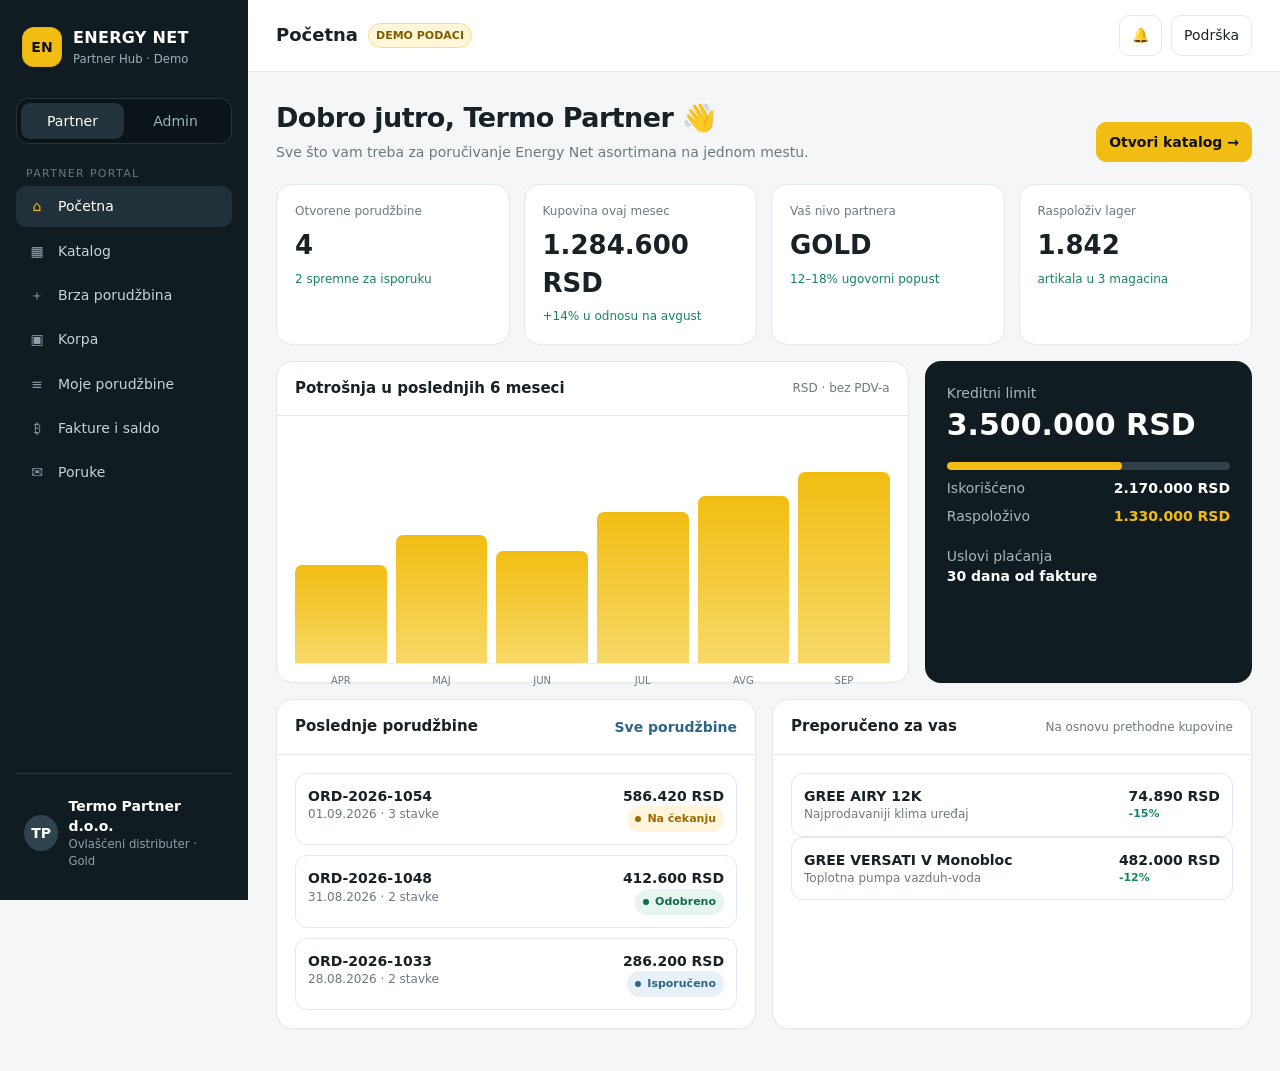
<file: energy-net-partner-hub-v2.html>
<!doctype html>
<html lang="sr">
<head>
<meta charset="utf-8" />
<meta name="viewport" content="width=device-width,initial-scale=1" />
<title>Energy Net Partner Hub — Demo</title>
<style>
:root{--bg:#f4f6f8;--panel:#fff;--ink:#172126;--muted:#6c7a80;--line:#e3e8eb;--brand:#f2bd13;--brand2:#111c22;--green:#16855f;--orange:#bd6c1d;--red:#b84646;--blue:#376d8f;--shadow:0 10px 30px rgba(23,33,38,.08);--r:16px}
*{box-sizing:border-box}body{margin:0;background:var(--bg);font:14px/1.45 Inter,ui-sans-serif,system-ui,-apple-system,Segoe UI,Roboto,Arial;color:var(--ink)}button,input,select,textarea{font:inherit}.app{display:grid;grid-template-columns:248px 1fr;min-height:100vh}.sidebar{position:sticky;top:0;height:100vh;background:#111c22;color:white;padding:22px 16px;display:flex;flex-direction:column;gap:18px}.logo{display:flex;align-items:center;gap:11px;padding:4px 6px 12px}.logo-mark{width:40px;height:40px;border-radius:12px;background:var(--brand);display:grid;place-items:center;color:#111;font-weight:900;box-shadow:inset 0 0 0 1px rgba(0,0,0,.08)}.logo strong{font-size:16px;letter-spacing:.3px}.logo small{display:block;color:#9fb0b8;margin-top:2px}.mode{display:flex;background:#0b1419;border:1px solid #28353c;padding:4px;border-radius:12px}.mode button{border:0;background:transparent;color:#9fb0b8;padding:8px 10px;border-radius:9px;flex:1;cursor:pointer}.mode button.active{background:#25343c;color:white}.nav-title{font-size:11px;text-transform:uppercase;letter-spacing:.12em;color:#667982;padding:4px 10px}.nav{display:flex;flex-direction:column;gap:4px}.nav button{appearance:none;border:0;background:transparent;color:#c7d2d7;display:flex;align-items:center;gap:11px;padding:10px 11px;border-radius:10px;text-align:left;cursor:pointer}.nav button:hover,.nav button.active{background:#223039;color:white}.nav .ico{width:20px;text-align:center;color:#8ea1aa}.nav button.active .ico{color:var(--brand)}.side-bottom{margin-top:auto;border-top:1px solid #2a3840;padding-top:14px}.account{display:flex;gap:10px;align-items:center;padding:8px}.avatar{width:36px;height:36px;border-radius:50%;background:#31444e;display:grid;place-items:center;font-weight:700}.account small{color:#8fa0a8;display:block}.main{min-width:0}.topbar{height:72px;background:rgba(255,255,255,.92);backdrop-filter:blur(10px);border-bottom:1px solid var(--line);display:flex;align-items:center;justify-content:space-between;padding:0 28px;position:sticky;top:0;z-index:20}.crumb{display:flex;align-items:center;gap:10px}.crumb h1{font-size:18px;margin:0}.tag{font-size:11px;font-weight:700;background:#fff7d7;color:#7f5c00;border:1px solid #f2dd8d;padding:4px 7px;border-radius:999px}.top-actions{display:flex;align-items:center;gap:9px}.iconbtn,.btn{border:1px solid var(--line);background:white;border-radius:10px;padding:9px 12px;cursor:pointer;color:var(--ink)}.btn:hover,.iconbtn:hover{box-shadow:0 2px 10px rgba(0,0,0,.06)}.btn.primary{background:#111c22;color:white;border-color:#111c22}.btn.brand{background:var(--brand);border-color:var(--brand);color:#111;font-weight:750}.btn.danger{color:var(--red);border-color:#efcaca}.content{padding:26px 28px 42px;max-width:1500px;margin:auto}.page{display:none}.page.active{display:block}.pagehead{display:flex;align-items:flex-end;justify-content:space-between;gap:20px;margin-bottom:22px}.pagehead h2{font-size:27px;margin:0 0 5px;letter-spacing:-.02em}.sub{color:var(--muted)}.grid4{display:grid;grid-template-columns:repeat(4,minmax(0,1fr));gap:14px}.card{background:var(--panel);border:1px solid var(--line);border-radius:var(--r);box-shadow:0 1px 0 rgba(0,0,0,.01)}.kpi{padding:18px}.kpi .lbl{color:var(--muted);font-size:12px}.kpi .num{font-size:26px;font-weight:800;margin:6px 0}.trend{font-size:12px;color:var(--green)}.split{display:grid;grid-template-columns:1.45fr .75fr;gap:16px;margin-top:16px}.card-h{padding:16px 18px;border-bottom:1px solid var(--line);display:flex;justify-content:space-between;align-items:center}.card-h h3{font-size:15px;margin:0}.card-b{padding:18px}.chart{height:230px;display:flex;align-items:flex-end;gap:9px;padding-top:25px;border-bottom:1px solid #edf0f1}.bar{flex:1;background:linear-gradient(180deg,#f2bd13,#f7d968);border-radius:7px 7px 0 0;position:relative;min-width:8px}.bar span{position:absolute;bottom:-25px;left:50%;transform:translateX(-50%);font-size:10px;color:var(--muted)}.credit{background:#111c22;color:#fff;border:0}.credit .card-b{padding:22px}.credit .big{font-size:30px;font-weight:800}.credit .muted{color:#a9b7bd}.progress{height:8px;background:#314049;border-radius:999px;overflow:hidden;margin:16px 0 8px}.progress i{display:block;height:100%;width:62%;background:var(--brand);border-radius:inherit}.filters{display:flex;gap:10px;align-items:center;flex-wrap:wrap}.search{position:relative}.search input{width:300px;border:1px solid var(--line);border-radius:10px;padding:10px 12px 10px 35px;background:white}.search:before{content:'⌕';position:absolute;left:12px;top:8px;color:#809098;font-size:18px}.filters select,.field input,.field select,.field textarea{border:1px solid var(--line);border-radius:10px;background:white;padding:10px 11px;color:var(--ink)}.product-grid{display:grid;grid-template-columns:repeat(4,minmax(0,1fr));gap:14px;margin-top:16px}.product{overflow:hidden;transition:.18s}.product:hover{transform:translateY(-2px);box-shadow:var(--shadow)}.prod-visual{height:155px;background:linear-gradient(135deg,#f8fafb,#edf1f2);display:grid;place-items:center;position:relative;border-bottom:1px solid var(--line)}.prod-visual svg{width:72%;height:72%}.brandbadge{position:absolute;left:12px;top:12px;background:#111c22;color:white;border-radius:999px;padding:5px 8px;font-size:10px;font-weight:800;letter-spacing:.08em}.stockbadge{position:absolute;right:12px;top:12px;background:#e7f6ef;color:#11684c;border:1px solid #c6ebdc;border-radius:999px;padding:5px 8px;font-size:10px;font-weight:700}.stockbadge.low{background:#fff2e3;color:#9c5917;border-color:#f3d0ab}.product .info{padding:14px}.product .category{color:var(--muted);font-size:11px;text-transform:uppercase;letter-spacing:.07em}.product h3{font-size:15px;margin:6px 0 2px}.sku{color:#849198;font-size:11px}.price-row{display:flex;align-items:end;justify-content:space-between;margin-top:14px;gap:8px}.price{font-size:19px;font-weight:800}.old{font-size:11px;color:#9aa6ac;text-decoration:line-through}.discount{font-size:11px;color:var(--green);font-weight:700}.qty{display:flex;gap:6px;margin-top:12px}.qty input{width:54px;border:1px solid var(--line);border-radius:9px;padding:8px}.qty button{flex:1;border:0;border-radius:9px;background:#111c22;color:white;cursor:pointer}.table-wrap{background:white;border:1px solid var(--line);border-radius:var(--r);overflow:hidden}.table-tools{padding:14px 16px;border-bottom:1px solid var(--line);display:flex;justify-content:space-between;gap:10px}.table{width:100%;border-collapse:collapse}.table th{font-size:11px;text-transform:uppercase;letter-spacing:.05em;color:#78878e;text-align:left;background:#fafbfb;padding:11px 14px;border-bottom:1px solid var(--line)}.table td{padding:13px 14px;border-bottom:1px solid #edf0f1;vertical-align:middle}.table tr:last-child td{border-bottom:0}.table tbody tr:hover{background:#fafcfc}.status{display:inline-flex;align-items:center;gap:6px;padding:5px 8px;border-radius:999px;font-size:11px;font-weight:700}.status:before{content:'';width:6px;height:6px;border-radius:50%;background:currentColor}.status.pending{background:#fff5dc;color:#9c6a00}.status.approved,.status.paid,.status.synced{background:#e6f6ef;color:#116b4e}.status.shipped{background:#e8f1f8;color:#2d6688}.status.rejected{background:#faeaea;color:#a33838}.status.draft{background:#eef1f2;color:#5e6c72}.link{color:#2d6688;font-weight:700;cursor:pointer}.small{font-size:12px;color:var(--muted)}.orderlines{display:grid;gap:10px}.orderline{display:grid;grid-template-columns:52px 1fr auto auto;gap:12px;align-items:center;border:1px solid var(--line);border-radius:12px;padding:10px}.thumb{width:52px;height:44px;border-radius:8px;background:#eef2f3;display:grid;place-items:center;font-size:18px}.summary{margin-left:auto;width:330px;border-top:1px solid var(--line);padding-top:10px}.sumrow{display:flex;justify-content:space-between;padding:7px 0}.sumrow.total{font-size:17px;font-weight:800;border-top:1px solid var(--line);margin-top:7px;padding-top:12px}.quick{display:grid;grid-template-columns:1fr 330px;gap:16px}.dropzone{border:1.5px dashed #c7d0d4;border-radius:14px;background:#fbfcfc;text-align:center;padding:38px 20px}.dropzone strong{display:block;font-size:16px}.dropzone p{color:var(--muted);margin:7px 0 14px}.notice{background:#fff8dc;border:1px solid #f0dda0;border-radius:12px;padding:12px 14px;color:#70550a}.mini-list{display:grid;gap:10px}.mini{border:1px solid var(--line);border-radius:12px;padding:12px;display:flex;justify-content:space-between;gap:12px}.integration{display:grid;grid-template-columns:56px 1fr auto;gap:13px;align-items:center;padding:16px;border-bottom:1px solid var(--line)}.integration:last-child{border:0}.int-ico{width:48px;height:48px;background:#111c22;color:white;border-radius:12px;display:grid;place-items:center;font-weight:800}.sync-log{display:grid;gap:8px}.log{display:flex;gap:12px;align-items:flex-start;padding:10px 0;border-bottom:1px solid #edf0f1}.dot{width:9px;height:9px;border-radius:50%;background:var(--green);margin-top:5px}.drawer-back,.modal-back{position:fixed;inset:0;background:rgba(9,16,20,.38);z-index:50;display:none}.drawer-back.show,.modal-back.show{display:block}.drawer{position:absolute;right:0;top:0;height:100%;width:min(720px,92vw);background:white;box-shadow:-20px 0 50px rgba(0,0,0,.15);overflow:auto}.drawer-head{padding:19px 22px;border-bottom:1px solid var(--line);position:sticky;top:0;background:white;z-index:2;display:flex;justify-content:space-between;align-items:center}.drawer-body{padding:22px}.close{border:0;background:#f0f3f4;width:34px;height:34px;border-radius:50%;cursor:pointer}.section{margin:0 0 22px}.section h4{font-size:12px;text-transform:uppercase;letter-spacing:.08em;color:#7c898f;margin:0 0 10px}.two{display:grid;grid-template-columns:1fr 1fr;gap:12px}.info-box{border:1px solid var(--line);border-radius:12px;padding:13px}.info-box label{display:block;color:var(--muted);font-size:11px;margin-bottom:4px}.drawer-actions{display:flex;gap:10px;justify-content:flex-end;border-top:1px solid var(--line);padding-top:18px}.modal{position:absolute;left:50%;top:50%;transform:translate(-50%,-50%);width:min(700px,94vw);max-height:90vh;overflow:auto;background:white;border-radius:18px;box-shadow:0 30px 70px rgba(0,0,0,.24)}.modal-head{padding:18px 20px;border-bottom:1px solid var(--line);display:flex;justify-content:space-between;align-items:center}.modal-body{padding:20px}.formgrid{display:grid;grid-template-columns:1fr 1fr;gap:14px}.field{display:flex;flex-direction:column;gap:6px}.field.full{grid-column:1/-1}.field label{font-size:12px;font-weight:700}.field textarea{min-height:90px;resize:vertical}.modal-actions{padding:16px 20px;border-top:1px solid var(--line);display:flex;justify-content:flex-end;gap:9px}.toast{position:fixed;right:24px;bottom:24px;background:#111c22;color:white;border-radius:12px;padding:12px 15px;box-shadow:var(--shadow);z-index:80;transform:translateY(20px);opacity:0;pointer-events:none;transition:.2s}.toast.show{transform:none;opacity:1}.pillrow{display:flex;gap:8px;flex-wrap:wrap}.pill{padding:7px 10px;border-radius:999px;background:#f1f4f5;border:1px solid var(--line);font-size:12px}.empty{padding:35px;text-align:center;color:var(--muted)}.cartbar{position:fixed;right:24px;bottom:24px;z-index:30;display:none;background:#111c22;color:white;padding:12px 16px;border-radius:14px;box-shadow:0 10px 30px rgba(0,0,0,.2);cursor:pointer}.cartbar.show{display:flex;gap:14px;align-items:center}.cartbar b{color:var(--brand)}
@media(max-width:1100px){.grid4{grid-template-columns:repeat(2,1fr)}.product-grid{grid-template-columns:repeat(3,1fr)}.split,.quick{grid-template-columns:1fr}.app{grid-template-columns:78px 1fr}.sidebar{padding:20px 10px}.logo .txt,.nav button span:not(.ico),.account div:not(.avatar),.nav-title,.mode{display:none}.logo{justify-content:center}.nav button{justify-content:center}.side-bottom{display:flex;justify-content:center}}
@media(max-width:760px){.product-grid{grid-template-columns:1fr 1fr}.content{padding:18px 14px}.topbar{padding:0 14px}.search input{width:220px}.grid4{grid-template-columns:1fr 1fr}.two,.formgrid{grid-template-columns:1fr}.field.full{grid-column:auto}.table{min-width:760px}.table-wrap{overflow:auto}.sidebar{display:none}.app{grid-template-columns:1fr}.topbar{position:sticky}.pagehead{align-items:flex-start;flex-direction:column}.product-grid{grid-template-columns:1fr}.grid4{grid-template-columns:1fr}.top-actions .iconbtn{display:none}}
</style>
</head>
<body>
<div class="app">
<aside class="sidebar">
  <div class="logo"><div class="logo-mark">EN</div><div class="txt"><strong>ENERGY NET</strong><small>Partner Hub · Demo</small></div></div>
  <div class="mode"><button id="partnerMode" class="active">Partner</button><button id="adminMode">Admin</button></div>
  <div id="partnerNav"><div class="nav-title">Partner portal</div><nav class="nav">
    <button class="active" data-page="partner-dashboard"><span class="ico">⌂</span><span>Početna</span></button>
    <button data-page="catalog"><span class="ico">▦</span><span>Katalog</span></button>
    <button data-page="quick-order"><span class="ico">＋</span><span>Brza porudžbina</span></button>
    <button data-page="cart"><span class="ico">▣</span><span>Korpa <b id="cartCountNav"></b></span></button>
    <button data-page="partner-orders"><span class="ico">≡</span><span>Moje porudžbine</span></button>
    <button data-page="invoices"><span class="ico">₿</span><span>Fakture i saldo</span></button>
    <button data-page="messages"><span class="ico">✉</span><span>Poruke</span></button>
  </nav></div>
  <div id="adminNav" style="display:none"><div class="nav-title">Administracija</div><nav class="nav">
    <button data-page="admin-dashboard"><span class="ico">⌂</span><span>Pregled</span></button>
    <button data-page="admin-orders"><span class="ico">≡</span><span>Porudžbine</span></button>
    <button data-page="products"><span class="ico">▦</span><span>Proizvodi</span></button>
    <button data-page="partners"><span class="ico">♙</span><span>Partneri</span></button>
    <button data-page="pricelists"><span class="ico">%</span><span>Cenovnici</span></button>
    <button data-page="inventory"><span class="ico">▤</span><span>Zalihe</span></button>
    <button data-page="integrations"><span class="ico">↻</span><span>ERP / WMS sync</span></button>
    <button data-page="settings"><span class="ico">⚙</span><span>Podešavanja</span></button>
  </nav></div>
  <div class="side-bottom"><div class="account"><div class="avatar">TP</div><div><strong id="acctName">Termo Partner d.o.o.</strong><small id="acctRole">Ovlašćeni distributer · Gold</small></div></div></div>
</aside>
<main class="main">
<header class="topbar"><div class="crumb"><h1 id="topTitle">Početna</h1><span class="tag">DEMO PODACI</span></div><div class="top-actions"><button class="iconbtn" onclick="toast('Nema novih kritičnih obaveštenja')">🔔</button><button class="btn" onclick="showPage('messages')">Podrška</button></div></header>
<div class="content">
<!-- Partner dashboard -->
<section class="page active" id="partner-dashboard">
 <div class="pagehead"><div><h2>Dobro jutro, Termo Partner 👋</h2><div class="sub">Sve što vam treba za poručivanje Energy Net asortimana na jednom mestu.</div></div><button class="btn brand" onclick="showPage('catalog')">Otvori katalog →</button></div>
 <div class="grid4">
  <div class="card kpi"><div class="lbl">Otvorene porudžbine</div><div class="num">4</div><div class="trend">2 spremne za isporuku</div></div>
  <div class="card kpi"><div class="lbl">Kupovina ovaj mesec</div><div class="num">1.284.600 RSD</div><div class="trend">+14% u odnosu na avgust</div></div>
  <div class="card kpi"><div class="lbl">Vaš nivo partnera</div><div class="num">GOLD</div><div class="trend">12–18% ugovorni popust</div></div>
  <div class="card kpi"><div class="lbl">Raspoloživ lager</div><div class="num">1.842</div><div class="trend">artikala u 3 magacina</div></div>
 </div>
 <div class="split">
  <div class="card"><div class="card-h"><h3>Potrošnja u poslednjih 6 meseci</h3><span class="small">RSD · bez PDV-a</span></div><div class="card-b"><div class="chart"><div class="bar" style="height:48%"><span>APR</span></div><div class="bar" style="height:63%"><span>MAJ</span></div><div class="bar" style="height:55%"><span>JUN</span></div><div class="bar" style="height:74%"><span>JUL</span></div><div class="bar" style="height:82%"><span>AVG</span></div><div class="bar" style="height:94%"><span>SEP</span></div></div></div></div>
  <div class="card credit"><div class="card-b"><div class="muted">Kreditni limit</div><div class="big">3.500.000 RSD</div><div class="progress"><i></i></div><div style="display:flex;justify-content:space-between"><span class="muted">Iskorišćeno</span><strong>2.170.000 RSD</strong></div><div style="display:flex;justify-content:space-between;margin-top:7px"><span class="muted">Raspoloživo</span><strong style="color:var(--brand)">1.330.000 RSD</strong></div><div class="muted" style="margin-top:20px">Uslovi plaćanja</div><strong>30 dana od fakture</strong></div></div>
 </div>
 <div class="split" style="grid-template-columns:1fr 1fr">
  <div class="card"><div class="card-h"><h3>Poslednje porudžbine</h3><span class="link" onclick="showPage('partner-orders')">Sve porudžbine</span></div><div class="card-b mini-list" id="recentOrders"></div></div>
  <div class="card"><div class="card-h"><h3>Preporučeno za vas</h3><span class="small">Na osnovu prethodne kupovine</span></div><div class="card-b"><div class="mini"><div><strong>GREE AIRY 12K</strong><div class="small">Najprodavaniji klima uređaj</div></div><div><strong>74.890 RSD</strong><div class="discount">-15%</div></div></div><div class="mini"><div><strong>GREE VERSATI V Monobloc</strong><div class="small">Toplotna pumpa vazduh-voda</div></div><div><strong>482.000 RSD</strong><div class="discount">-12%</div></div></div></div></div>
 </div>
</section>

<!-- catalog -->
<section class="page" id="catalog">
 <div class="pagehead"><div><h2>Partnerski katalog</h2><div class="sub">Vaše ugovorene cene, popusti i lager po magacinima.</div></div><div class="filters"><div class="search"><input id="catalogSearch" placeholder="Pretraži naziv ili SKU"></div><select id="catalogCategory"><option value="">Sve kategorije</option><option>Klima uređaji</option><option>Toplotne pumpe</option><option>Gasni kotlovi</option><option>Ventilacija</option><option>Smart home</option></select></div></div>
 <div class="pillrow"><span class="pill">⚡ Dostupno odmah</span><span class="pill">Gold partnerske cene</span><span class="pill">Novi Sad · Beograd · Niš</span></div>
 <div class="product-grid" id="productGrid"></div>
</section>

<!-- quick order -->
<section class="page" id="quick-order">
 <div class="pagehead"><div><h2>Brza porudžbina</h2><div class="sub">Dodajte više artikala po SKU-u ili ubacite narudžbenicu dobavljača.</div></div></div>
 <div class="quick"><div class="card"><div class="card-h"><h3>Masovni unos artikala</h3><button class="btn" onclick="addQuickRow()">+ Dodaj red</button></div><div class="card-b"><div id="quickRows"></div><div class="dropzone" style="margin-top:18px"><strong>Drop a purchase order here</strong><p>PDF, Excel, CSV, XML, TXT ili fotografija — demo parsiranje narudžbenice.</p><button class="btn" onclick="fakeParsePO()">Izaberi fajl</button></div></div></div><div class="card"><div class="card-h"><h3>Rezime</h3></div><div class="card-b"><div class="notice">Sistem proverava ugovorenu cenu, raspoloživost i kreditni limit pre slanja.</div><div id="quickSummary" style="margin-top:16px"></div><button class="btn primary" style="width:100%;margin-top:18px" onclick="quickToCart()">Dodaj sve u korpu</button></div></div></div>
</section>

<section class="page" id="cart"><div class="pagehead"><div><h2>Korpa</h2><div class="sub">Proverite količine, isporuku i uslove pre slanja porudžbine.</div></div></div><div id="cartContent"></div></section>

<section class="page" id="partner-orders"><div class="pagehead"><div><h2>Moje porudžbine</h2><div class="sub">Status porudžbina, isporuke i ERP reference.</div></div><button class="btn brand" onclick="showPage('catalog')">+ Nova porudžbina</button></div><div class="table-wrap"><div class="table-tools"><div class="search"><input placeholder="Pretraži broj porudžbine"></div><select><option>Svi statusi</option><option>Na čekanju</option><option>Odobreno</option><option>Isporučeno</option></select></div><table class="table"><thead><tr><th>Broj</th><th>Datum</th><th>Vrednost</th><th>Status</th><th>ERP</th><th></th></tr></thead><tbody id="partnerOrdersBody"></tbody></table></div></section>

<section class="page" id="invoices"><div class="pagehead"><div><h2>Fakture i saldo</h2><div class="sub">Otvorene stavke, valute i preuzimanje dokumenata.</div></div></div><div class="grid4"><div class="card kpi"><div class="lbl">Otvoreno</div><div class="num">892.400 RSD</div><div class="small">3 fakture</div></div><div class="card kpi"><div class="lbl">Dospelo</div><div class="num">0 RSD</div><div class="trend">Sve uredno</div></div><div class="card kpi"><div class="lbl">Sledeće dospeće</div><div class="num">12. sep</div><div class="small">INV-2026-1841</div></div><div class="card kpi"><div class="lbl">Raspoloživ limit</div><div class="num">1.330.000</div><div class="small">RSD</div></div></div><div class="table-wrap" style="margin-top:16px"><table class="table"><thead><tr><th>Faktura</th><th>Datum</th><th>Dospeće</th><th>Iznos</th><th>Status</th><th>Dokument</th></tr></thead><tbody><tr><td><strong>INV-2026-1841</strong></td><td>13.08.2026</td><td>12.09.2026</td><td>412.600 RSD</td><td><span class="status pending">Otvoreno</span></td><td><span class="link" onclick="toast('Demo: PDF faktura bi se preuzela')">Preuzmi PDF</span></td></tr><tr><td><strong>INV-2026-1799</strong></td><td>03.08.2026</td><td>02.09.2026</td><td>286.200 RSD</td><td><span class="status pending">Otvoreno</span></td><td><span class="link" onclick="toast('Demo: PDF faktura bi se preuzela')">Preuzmi PDF</span></td></tr><tr><td><strong>INV-2026-1712</strong></td><td>20.07.2026</td><td>19.08.2026</td><td>193.600 RSD</td><td><span class="status pending">Otvoreno</span></td><td><span class="link" onclick="toast('Demo: PDF faktura bi se preuzela')">Preuzmi PDF</span></td></tr></tbody></table></div></section>

<section class="page" id="messages"><div class="pagehead"><div><h2>Poruke i podrška</h2><div class="sub">Direktna komunikacija sa Energy Net prodajom i logistikom.</div></div><button class="btn brand" onclick="toast('Nova poruka je otvorena u demo režimu')">+ Nova poruka</button></div><div class="split"><div class="card"><div class="card-h"><h3>Razgovori</h3></div><div class="card-b mini-list"><div class="mini"><div><strong>Isporuka ORD-2026-1048</strong><div class="small">Logistika · pre 18 min</div></div><span class="status shipped">Novo</span></div><div class="mini"><div><strong>Upit za količinski rabat</strong><div class="small">Prodaja · juče</div></div><span class="small">2 poruke</span></div><div class="mini"><div><strong>Garancija / AIRY 12K</strong><div class="small">Podrška · 28. avg</div></div><span class="small">Zatvoreno</span></div></div></div><div class="card"><div class="card-h"><h3>Kontakt osoba</h3></div><div class="card-b"><strong>Jelena Marković</strong><div class="small">Key Account Manager</div><hr style="border:0;border-top:1px solid var(--line);margin:16px 0"><div>✉ partneri@energynet.rs</div><div style="margin-top:7px">☎ +381 21 488 33 33</div></div></div></div></section>

<!-- ADMIN -->
<section class="page" id="admin-dashboard"><div class="pagehead"><div><h2>Admin pregled</h2><div class="sub">Komercijalni pregled partnera, porudžbina, zaliha i sinhronizacija.</div></div><button class="btn brand" onclick="openProductModal()">+ Dodaj proizvod</button></div><div class="grid4"><div class="card kpi"><div class="lbl">Porudžbine danas</div><div class="num">18</div><div class="trend">4 čekaju odobrenje</div></div><div class="card kpi"><div class="lbl">Vrednost danas</div><div class="num">4.82M RSD</div><div class="trend">+8.4% vs. prošli utorak</div></div><div class="card kpi"><div class="lbl">Aktivni partneri</div><div class="num">214</div><div class="small">41 Gold · 126 Silver</div></div><div class="card kpi"><div class="lbl">ERP sync</div><div class="num">99.8%</div><div class="trend">Poslednji sync pre 4 min</div></div></div><div class="split"><div class="card"><div class="card-h"><h3>Porudžbine koje zahtevaju pažnju</h3><span class="link" onclick="showPage('admin-orders')">Otvori sve</span></div><div class="card-b mini-list" id="attentionOrders"></div></div><div class="card"><div class="card-h"><h3>Operativni status</h3></div><div class="card-b mini-list"><div class="mini"><span>SVERA / ERP</span><span class="status synced">Online</span></div><div class="mini"><span>WMS · Novi Sad</span><span class="status synced">Online</span></div><div class="mini"><span>WMS · Beograd</span><span class="status synced">Online</span></div><div class="mini"><span>B2B cenovnici</span><span class="status synced">Synced</span></div></div></div></div></section>

<section class="page" id="admin-orders"><div class="pagehead"><div><h2>Porudžbine</h2><div class="sub">Odobravanje, kreditna kontrola, logistika i ERP status.</div></div><button class="btn" onclick="toast('CSV export spreman u demo režimu')">Export CSV</button></div><div class="table-wrap"><div class="table-tools"><div class="filters"><div class="search"><input id="orderSearch" placeholder="Broj ili partner"></div><select><option>Svi statusi</option><option>Na čekanju</option><option>Odobreno</option><option>Isporučeno</option></select></div><span class="small">18 porudžbina danas</span></div><table class="table"><thead><tr><th>Porudžbina</th><th>Partner</th><th>Vrednost</th><th>Kredit</th><th>Status</th><th>ERP</th><th></th></tr></thead><tbody id="adminOrdersBody"></tbody></table></div></section>

<section class="page" id="products"><div class="pagehead"><div><h2>Proizvodi</h2><div class="sub">Centralni katalog, kategorije, tehnički podaci i vidljivost za partnere.</div></div><button class="btn brand" onclick="openProductModal()">+ Dodaj proizvod</button></div><div class="table-wrap"><div class="table-tools"><div class="filters"><div class="search"><input id="productAdminSearch" placeholder="Naziv, SKU, brend"></div><select><option>Sve kategorije</option><option>Klima uređaji</option><option>Toplotne pumpe</option><option>Gasni kotlovi</option><option>Ventilacija</option></select></div><span class="small" id="productCount"></span></div><table class="table"><thead><tr><th>Proizvod</th><th>SKU</th><th>Kategorija</th><th>Partner cena</th><th>Lager</th><th>Vidljivost</th><th></th></tr></thead><tbody id="productsBody"></tbody></table></div></section>

<section class="page" id="partners"><div class="pagehead"><div><h2>Partneri</h2><div class="sub">Komercijalni uslovi, kreditni limiti, kontakti i istorija kupovine.</div></div><button class="btn brand" onclick="toast('Forma za dodavanje partnera otvorena')">+ Dodaj partnera</button></div><div class="table-wrap"><div class="table-tools"><div class="search"><input placeholder="Pretraži partnera"></div><select><option>Svi nivoi</option><option>Gold</option><option>Silver</option><option>Standard</option></select></div><table class="table"><thead><tr><th>Partner</th><th>Nivo</th><th>Promet YTD</th><th>Kreditni limit</th><th>Dostupno</th><th>Uslovi</th><th></th></tr></thead><tbody id="partnersBody"></tbody></table></div></section>

<section class="page" id="pricelists"><div class="pagehead"><div><h2>Cenovnici i rabati</h2><div class="sub">Upravljanje baznim cenama, partner nivoima i posebnim dogovorima.</div></div><button class="btn brand" onclick="toast('Novi cenovnik kreiran kao draft')">+ Novi cenovnik</button></div><div class="grid4"><div class="card kpi"><div class="lbl">Gold</div><div class="num">12–18%</div><div class="small">41 partner</div></div><div class="card kpi"><div class="lbl">Silver</div><div class="num">7–12%</div><div class="small">126 partnera</div></div><div class="card kpi"><div class="lbl">Standard</div><div class="num">0–7%</div><div class="small">47 partnera</div></div><div class="card kpi"><div class="lbl">Posebni ugovori</div><div class="num">19</div><div class="small">individualni rabati</div></div></div><div class="table-wrap" style="margin-top:16px"><table class="table"><thead><tr><th>Cenovnik</th><th>Važi od</th><th>Partnera</th><th>Proizvoda</th><th>Status</th><th></th></tr></thead><tbody><tr><td><strong>EN-GOLD-2026-Q3</strong></td><td>01.07.2026</td><td>41</td><td>684</td><td><span class="status approved">Aktivan</span></td><td><span class="link" onclick="toast('Cenovnik otvoren')">Otvori</span></td></tr><tr><td><strong>EN-SILVER-2026-Q3</strong></td><td>01.07.2026</td><td>126</td><td>684</td><td><span class="status approved">Aktivan</span></td><td><span class="link" onclick="toast('Cenovnik otvoren')">Otvori</span></td></tr><tr><td><strong>Q4 2026 — priprema</strong></td><td>01.10.2026</td><td>—</td><td>711</td><td><span class="status draft">Draft</span></td><td><span class="link" onclick="toast('Draft cenovnik otvoren')">Izmeni</span></td></tr></tbody></table></div></section>

<section class="page" id="inventory"><div class="pagehead"><div><h2>Zalihe</h2><div class="sub">Raspoloživost po magacinima i rezervacije za partner porudžbine.</div></div><button class="btn" onclick="toast('Ručno osvežavanje poslato WMS-u')">↻ Osveži lager</button></div><div class="grid4"><div class="card kpi"><div class="lbl">Novi Sad</div><div class="num">7.842</div><div class="trend">99.9% sync</div></div><div class="card kpi"><div class="lbl">Beograd</div><div class="num">3.281</div><div class="trend">99.8% sync</div></div><div class="card kpi"><div class="lbl">Niš</div><div class="num">1.166</div><div class="trend">100% sync</div></div><div class="card kpi"><div class="lbl">Nizak lager</div><div class="num">23</div><div class="small">SKU ispod minimuma</div></div></div><div class="table-wrap" style="margin-top:16px"><table class="table"><thead><tr><th>Proizvod</th><th>Novi Sad</th><th>Beograd</th><th>Niš</th><th>Rezervisano</th><th>Ukupno dostupno</th></tr></thead><tbody id="inventoryBody"></tbody></table></div></section>

<section class="page" id="integrations"><div class="pagehead"><div><h2>ERP / WMS sinhronizacija</h2><div class="sub">Koncept toka između Partner Hub-a, ERP-a, WMS-a i komercijalnih pravila.</div></div><button class="btn" onclick="toast('Test sinhronizacije uspešan')">Test sync</button></div><div class="split"><div class="card"><div class="card-h"><h3>Povezani sistemi</h3></div><div><div class="integration"><div class="int-ico">ERP</div><div><strong>SVERA / ERP</strong><div class="small">Kupci · cenovnici · porudžbine · fakture</div></div><span class="status synced">Connected</span></div><div class="integration"><div class="int-ico">WMS</div><div><strong>Warehouse Management</strong><div class="small">Lager · rezervacije · otprema</div></div><span class="status synced">Connected</span></div><div class="integration"><div class="int-ico">B2B</div><div><strong>Partner Hub</strong><div class="small">Poručivanje · partneri · katalog</div></div><span class="status synced">Online</span></div></div></div><div class="card"><div class="card-h"><h3>Poslednje aktivnosti</h3></div><div class="card-b sync-log"><div class="log"><span class="dot"></span><div><strong>Order ORD-2026-1054 → ERP</strong><div class="small">Kreiran Sales Order SO-948221 · pre 4 min</div></div></div><div class="log"><span class="dot"></span><div><strong>Inventory sync</strong><div class="small">12.289 SKU ažurirano · pre 7 min</div></div></div><div class="log"><span class="dot"></span><div><strong>Price list sync</strong><div class="small">EN-GOLD-2026-Q3 · pre 31 min</div></div></div><div class="log"><span class="dot"></span><div><strong>Invoice status</strong><div class="small">INV-2026-1841 imported · pre 42 min</div></div></div></div></div></div><div class="card" style="margin-top:16px"><div class="card-h"><h3>Demo order flow</h3></div><div class="card-b"><div class="pillrow"><span class="pill">1. Partner kreira korpu</span><span>→</span><span class="pill">2. Provera cene / kredita</span><span>→</span><span class="pill">3. Admin approval</span><span>→</span><span class="pill">4. ERP Sales Order</span><span>→</span><span class="pill">5. WMS rezervacija</span><span>→</span><span class="pill">6. Status nazad u portal</span></div></div></div></section>

<section class="page" id="settings"><div class="pagehead"><div><h2>Podešavanja</h2><div class="sub">Pravila portala, odobravanje, notifikacije i korisničke uloge.</div></div><button class="btn primary" onclick="toast('Podešavanja sačuvana')">Sačuvaj izmene</button></div><div class="split"><div class="card"><div class="card-h"><h3>Porudžbine</h3></div><div class="card-b formgrid"><div class="field"><label>Automatsko odobravanje do</label><input value="250000"></div><div class="field"><label>Valuta</label><select><option>RSD</option><option>EUR</option></select></div><div class="field full"><label>Pravila</label><textarea>Ručno odobrenje ako je prekoračen kreditni limit, poseban rabat > 20% ili proizvod nema dovoljno raspoloživog lagera.</textarea></div></div></div><div class="card"><div class="card-h"><h3>Notifikacije</h3></div><div class="card-b mini-list"><div class="mini"><span>Nova partner porudžbina</span><strong>ON</strong></div><div class="mini"><span>Prekoračen kreditni limit</span><strong>ON</strong></div><div class="mini"><span>Nizak lager</span><strong>ON</strong></div><div class="mini"><span>ERP sync greška</span><strong>ON</strong></div></div></div></div></section>
</div>
</main>
</div>
<div class="drawer-back" id="drawerBack" onclick="if(event.target===this)closeDrawer()"><div class="drawer"><div class="drawer-head"><div><strong id="drawerTitle"></strong><div class="small" id="drawerSub"></div></div><button class="close" onclick="closeDrawer()">×</button></div><div class="drawer-body" id="drawerBody"></div></div></div>
<div class="modal-back" id="productModal"><div class="modal"><div class="modal-head"><div><strong id="modalTitle">Dodaj proizvod</strong><div class="small">Novi proizvod u partnerskom katalogu</div></div><button class="close" onclick="closeProductModal()">×</button></div><div class="modal-body"><div class="formgrid"><div class="field"><label>Naziv proizvoda</label><input id="pName" placeholder="npr. GREE AIRY 12K"></div><div class="field"><label>SKU</label><input id="pSku" placeholder="EN-GR-AIRY12"></div><div class="field"><label>Brend</label><input id="pBrand" placeholder="GREE"></div><div class="field"><label>Kategorija</label><select id="pCat"><option>Klima uređaji</option><option>Toplotne pumpe</option><option>Gasni kotlovi</option><option>Ventilacija</option><option>Smart home</option></select></div><div class="field"><label>Preporučena cena (RSD)</label><input id="pList" type="number" placeholder="88900"></div><div class="field"><label>Gold partner cena (RSD)</label><input id="pPrice" type="number" placeholder="74890"></div><div class="field"><label>Ukupan lager</label><input id="pStock" type="number" placeholder="42"></div><div class="field"><label>Status</label><select id="pVisible"><option>Aktivan</option><option>Sakriven</option></select></div><div class="field full"><label>Opis / tehničke napomene</label><textarea id="pDesc" placeholder="Kapacitet, energetska klasa, Wi-Fi, ..."></textarea></div></div></div><div class="modal-actions"><button class="btn" onclick="closeProductModal()">Otkaži</button><button class="btn brand" onclick="saveProduct()">Sačuvaj proizvod</button></div></div></div>
<div class="toast" id="toast"></div><div class="cartbar" id="cartBar" onclick="showPage('cart')"><span>Korpa: <b id="cartCountBar">0</b> artikala</span><strong id="cartValueBar">0 RSD</strong></div>
<script>
const money=n=>new Intl.NumberFormat('sr-RS').format(n)+' RSD';
const products=[
{id:1,name:'GREE AIRY 12K',sku:'EN-GR-AIRY12',brand:'GREE',cat:'Klima uređaji',list:88900,price:74890,discount:15,stock:[31,14,6],desc:'Inverter klima · 3.5 kW · Wi‑Fi · UV-C · A+++ hlađenje · R32'},
{id:2,name:'GREE AIRY 18K',sku:'EN-GR-AIRY18',brand:'GREE',cat:'Klima uređaji',list:119900,price:101915,discount:15,stock:[19,8,4],desc:'Inverter klima · 5.3 kW · Wi‑Fi · 7 brzina rada · R32'},
{id:3,name:'GREE AIRY 24K',sku:'EN-GR-AIRY24',brand:'GREE',cat:'Klima uređaji',list:154900,price:131665,discount:15,stock:[8,5,1],desc:'Inverter klima · 7.1 kW · Wi‑Fi · UV-C · R32'},
{id:4,name:'GREE VERSATI V MONOBLOC',sku:'EN-GR-VERV10',brand:'GREE',cat:'Toplotne pumpe',list:547700,price:482000,discount:12,stock:[7,2,0],desc:'Toplotna pumpa vazduh-voda · monobloc · grejanje / hlađenje / PTV'},
{id:5,name:'BERGEN Heat Pump 12 kW',sku:'EN-BG-HP12',brand:'BERGEN',cat:'Toplotne pumpe',list:418000,price:363660,discount:13,stock:[12,4,2],desc:'Inverter toplotna pumpa vazduh-voda · 12 kW · demo konfiguracija'},
{id:6,name:'Remeha Calenta Ace-Matic',sku:'EN-RM-CAL35',brand:'REMEHA',cat:'Gasni kotlovi',list:268900,price:228565,discount:15,stock:[17,9,3],desc:'Kondenzacioni gasni kotao · napredna modulacija · kompaktno kućište'},
{id:7,name:'Bergen Reverso 400',sku:'EN-BG-REV400',brand:'BERGEN',cat:'Ventilacija',list:136500,price:119120,discount:13,stock:[22,11,5],desc:'Moderan ventilator-konvektor / fan-coil · zidna izvedba'},
{id:8,name:'Bergen Recowa Smart',sku:'EN-BG-RECOWA',brand:'BERGEN',cat:'Smart home',list:22900,price:19920,discount:13,stock:[52,28,14],desc:'Pametni sobni termostat · Wi‑Fi · mobilna aplikacija · LED displej'}
];
const orders=[
{id:'ORD-2026-1054',date:'01.09.2026',partner:'Termo Partner d.o.o.',amount:586420,status:'pending',label:'Na čekanju',erp:'Not sent',credit:'OK',po:'TP-0901-44',note:'Isporuka Novi Sad. Molimo kompletirati do petka.',lines:[{pid:1,q:4},{pid:4,q:1},{pid:8,q:2}]},
{id:'ORD-2026-1051',date:'01.09.2026',partner:'Klima Sistem Plus',amount:1287600,status:'pending',label:'Na čekanju',erp:'Not sent',credit:'Limit +8%',po:'KSP-4481',note:'Potrebno odobrenje zbog kreditnog limita.',lines:[{pid:2,q:6},{pid:5,q:2}]},
{id:'ORD-2026-1048',date:'31.08.2026',partner:'Termo Partner d.o.o.',amount:412600,status:'approved',label:'Odobreno',erp:'SO-948221',credit:'OK',po:'TP-0831-22',note:'Preuzimanje iz magacina Novi Sad.',lines:[{pid:1,q:3},{pid:6,q:1}]},
{id:'ORD-2026-1042',date:'30.08.2026',partner:'Eko Klima Servis',amount:864200,status:'shipped',label:'Isporučeno',erp:'SO-947881',credit:'OK',po:'EKS-302',note:'Dostava Beograd.',lines:[{pid:3,q:2},{pid:4,q:1}]},
{id:'ORD-2026-1033',date:'28.08.2026',partner:'Termo Partner d.o.o.',amount:286200,status:'shipped',label:'Isporučeno',erp:'SO-947190',credit:'OK',po:'TP-0828-09',note:'',lines:[{pid:7,q:2},{pid:8,q:2}]}
];
const partners=[
{name:'Termo Partner d.o.o.',city:'Novi Sad',level:'Gold',ytd:12846000,limit:3500000,available:1330000,terms:'30 dana'},
{name:'Klima Sistem Plus',city:'Beograd',level:'Gold',ytd:9420000,limit:2500000,available:-198000,terms:'30 dana'},
{name:'Eko Klima Servis',city:'Niš',level:'Silver',ytd:6910000,limit:1800000,available:922000,terms:'15 dana'},
{name:'Termomont Inženjering',city:'Kragujevac',level:'Silver',ytd:5280000,limit:1500000,available:884000,terms:'30 dana'},
{name:'CoolTech Solutions',city:'Subotica',level:'Standard',ytd:2480000,limit:750000,available:521000,terms:'Avans'}
];
let cart=[];let editingProduct=null;
function hvacSvg(cat){if(cat==='Klima uređaji')return `<svg viewBox="0 0 240 120" fill="none"><rect x="24" y="36" width="192" height="45" rx="13" fill="#fff" stroke="#bdc7cb" stroke-width="3"/><path d="M45 72h150" stroke="#ccd3d6" stroke-width="3"/><circle cx="197" cy="50" r="3" fill="#f2bd13"/><path d="M65 88c25 15 85 15 110 0" stroke="#aac4cf" stroke-width="3" stroke-linecap="round"/></svg>`;if(cat==='Toplotne pumpe')return `<svg viewBox="0 0 240 140" fill="none"><rect x="43" y="18" width="154" height="109" rx="9" fill="#fff" stroke="#bec8cc" stroke-width="3"/><circle cx="120" cy="72" r="36" stroke="#85969d" stroke-width="5"/><path d="M120 39c7 10 11 21 0 33-11-7-20-14-27-26m-4 45c12-4 24-5 31 9-11 7-21 12-34 13m67-12c-8-10-17-17-31-10 1 13 4 24 14 33" stroke="#9aabb2" stroke-width="5" stroke-linecap="round"/><rect x="56" y="29" width="34" height="9" rx="4" fill="#f2bd13"/></svg>`;if(cat==='Gasni kotlovi')return `<svg viewBox="0 0 240 140"><rect x="66" y="14" width="108" height="116" rx="9" fill="#fff" stroke="#bdc7cb" stroke-width="3"/><rect x="83" y="33" width="74" height="33" rx="4" fill="#eef2f3"/><circle cx="120" cy="49" r="8" fill="#111c22"/><rect x="91" y="84" width="58" height="8" rx="4" fill="#f2bd13"/></svg>`;if(cat==='Ventilacija')return `<svg viewBox="0 0 240 140"><rect x="44" y="33" width="152" height="74" rx="10" fill="#fff" stroke="#bdc7cb" stroke-width="3"/><circle cx="120" cy="70" r="25" stroke="#87999f" stroke-width="4"/><path d="M120 45c8 8 11 17 0 25-9-6-13-13-12-22m-10 39c10-2 18-7 22-17 11 6 14 15 8 25m31-16c-5-8-12-12-20-9-1 12 2 19 10 24" stroke="#a0b0b6" stroke-width="4" stroke-linecap="round"/></svg>`;return `<svg viewBox="0 0 240 140"><rect x="75" y="18" width="90" height="106" rx="20" fill="#fff" stroke="#bdc7cb" stroke-width="3"/><circle cx="120" cy="68" r="28" fill="#111c22"/><text x="120" y="74" text-anchor="middle" font-size="20" font-family="Arial" fill="#f2bd13">22°</text><circle cx="120" cy="105" r="4" fill="#f2bd13"/></svg>`}
function productCard(p){const total=p.stock.reduce((a,b)=>a+b,0);return `<div class="card product" data-name="${(p.name+' '+p.sku+' '+p.cat).toLowerCase()}"><div class="prod-visual" onclick="openProduct(${p.id})" style="cursor:pointer"><span class="brandbadge">${p.brand}</span><span class="stockbadge ${total<15?'low':''}">${total} kom</span>${hvacSvg(p.cat)}</div><div class="info"><div class="category">${p.cat}</div><h3 onclick="openProduct(${p.id})" style="cursor:pointer">${p.name}</h3><div class="sku">${p.sku}</div><div class="price-row"><div><span class="old">${money(p.list)}</span><div class="price">${money(p.price)}</div></div><span class="discount">-${p.discount}%</span></div><div class="qty"><input id="qty-${p.id}" type="number" min="1" value="1"><button onclick="addToCart(${p.id})">Dodaj u korpu</button></div></div></div>`}
function renderProducts(){document.getElementById('productGrid').innerHTML=products.map(productCard).join('');document.getElementById('productsBody').innerHTML=products.map(p=>{const st=p.stock.reduce((a,b)=>a+b,0);return `<tr><td><strong>${p.name}</strong><div class="small">${p.brand}</div></td><td>${p.sku}</td><td>${p.cat}</td><td><strong>${money(p.price)}</strong></td><td>${st} kom</td><td><span class="status approved">Aktivan</span></td><td><span class="link" onclick="editProduct(${p.id})">Izmeni</span></td></tr>`}).join('');document.getElementById('productCount').textContent=products.length+' proizvoda u demo katalogu';document.getElementById('inventoryBody').innerHTML=products.map(p=>`<tr><td><strong>${p.name}</strong><div class="small">${p.sku}</div></td><td>${p.stock[0]}</td><td>${p.stock[1]}</td><td>${p.stock[2]}</td><td>${Math.min(6,Math.floor(p.stock.reduce((a,b)=>a+b,0)/5))}</td><td><strong>${p.stock.reduce((a,b)=>a+b,0)}</strong></td></tr>`).join('')}
function renderOrders(){const row=o=>`<tr><td><strong>${o.id}</strong><div class="small">${o.date}</div></td><td>${o.partner}</td><td><strong>${money(o.amount)}</strong></td><td>${o.credit==='OK'?'<span class="status approved">OK</span>':'<span class="status rejected">'+o.credit+'</span>'}</td><td><span class="status ${o.status}">${o.label}</span></td><td>${o.erp}</td><td><span class="link" onclick="openOrder('${o.id}')">Detalji →</span></td></tr>`;document.getElementById('adminOrdersBody').innerHTML=orders.map(row).join('');document.getElementById('partnerOrdersBody').innerHTML=orders.filter(o=>o.partner==='Termo Partner d.o.o.').map(o=>`<tr><td><strong>${o.id}</strong></td><td>${o.date}</td><td><strong>${money(o.amount)}</strong></td><td><span class="status ${o.status}">${o.label}</span></td><td>${o.erp}</td><td><span class="link" onclick="openOrder('${o.id}')">Detalji</span></td></tr>`).join('');document.getElementById('recentOrders').innerHTML=orders.filter(o=>o.partner==='Termo Partner d.o.o.').slice(0,3).map(o=>`<div class="mini"><div><strong>${o.id}</strong><div class="small">${o.date} · ${o.lines.length} stavke</div></div><div style="text-align:right"><strong>${money(o.amount)}</strong><div><span class="status ${o.status}">${o.label}</span></div></div></div>`).join('');document.getElementById('attentionOrders').innerHTML=orders.filter(o=>o.status==='pending').map(o=>`<div class="mini"><div><strong>${o.id}</strong><div class="small">${o.partner} · ${o.credit}</div></div><div style="text-align:right"><strong>${money(o.amount)}</strong><div class="link" onclick="openOrder('${o.id}')">Otvori</div></div></div>`).join('')}
function renderPartners(){document.getElementById('partnersBody').innerHTML=partners.map((p,i)=>`<tr><td><strong>${p.name}</strong><div class="small">${p.city}</div></td><td><span class="pill">${p.level}</span></td><td>${money(p.ytd)}</td><td>${money(p.limit)}</td><td style="color:${p.available<0?'var(--red)':'var(--green)'}"><strong>${money(p.available)}</strong></td><td>${p.terms}</td><td><span class="link" onclick="openPartner(${i})">Detalji</span></td></tr>`).join('')}
function showPage(id){document.querySelectorAll('.page').forEach(x=>x.classList.remove('active'));document.getElementById(id).classList.add('active');document.querySelectorAll('.nav button').forEach(x=>x.classList.toggle('active',x.dataset.page===id));const titles={'partner-dashboard':'Početna','catalog':'Katalog','quick-order':'Brza porudžbina','cart':'Korpa','partner-orders':'Moje porudžbine','invoices':'Fakture i saldo','messages':'Poruke','admin-dashboard':'Admin pregled','admin-orders':'Porudžbine','products':'Proizvodi','partners':'Partneri','pricelists':'Cenovnici','inventory':'Zalihe','integrations':'ERP / WMS sync','settings':'Podešavanja'};document.getElementById('topTitle').textContent=titles[id]||'Energy Net Partner Hub';if(id==='cart')renderCart();window.scrollTo({top:0,behavior:'smooth'})}
function switchMode(admin){document.getElementById('partnerMode').classList.toggle('active',!admin);document.getElementById('adminMode').classList.toggle('active',admin);document.getElementById('partnerNav').style.display=admin?'none':'block';document.getElementById('adminNav').style.display=admin?'block':'none';document.getElementById('acctName').textContent=admin?'Energy Net Admin':'Termo Partner d.o.o.';document.getElementById('acctRole').textContent=admin?'Komercijala · Administrator':'Ovlašćeni distributer · Gold';showPage(admin?'admin-dashboard':'partner-dashboard')}
document.getElementById('partnerMode').onclick=()=>switchMode(false);document.getElementById('adminMode').onclick=()=>switchMode(true);document.querySelectorAll('.nav button').forEach(b=>b.onclick=()=>showPage(b.dataset.page));
function addToCart(pid){const q=Math.max(1,+document.getElementById('qty-'+pid)?.value||1);const e=cart.find(x=>x.pid===pid);e?e.q+=q:cart.push({pid,q});updateCart();toast('Proizvod je dodat u korpu')}
function updateCart(){const count=cart.reduce((a,b)=>a+b.q,0),val=cart.reduce((a,b)=>a+products.find(p=>p.id===b.pid).price*b.q,0);document.getElementById('cartCountNav').textContent=count?'('+count+')':'';document.getElementById('cartCountBar').textContent=count;document.getElementById('cartValueBar').textContent=money(val);document.getElementById('cartBar').classList.toggle('show',count>0&&!document.getElementById('cart').classList.contains('active'))}
function renderCart(){document.getElementById('cartBar').classList.remove('show');const root=document.getElementById('cartContent');if(!cart.length){root.innerHTML=`<div class="card empty"><div style="font-size:38px">▣</div><h3>Korpa je prazna</h3><p>Dodajte proizvode iz partnerskog kataloga.</p><button class="btn brand" onclick="showPage('catalog')">Otvori katalog</button></div>`;return}const subtotal=cart.reduce((a,b)=>a+products.find(p=>p.id===b.pid).price*b.q,0);root.innerHTML=`<div class="quick"><div class="card"><div class="card-h"><h3>${cart.reduce((a,b)=>a+b.q,0)} artikala u korpi</h3></div><div class="card-b orderlines">${cart.map((x,i)=>{const p=products.find(y=>y.id===x.pid);return `<div class="orderline"><div class="thumb">${p.brand.slice(0,2)}</div><div><strong>${p.name}</strong><div class="small">${p.sku} · Lager ${p.stock.reduce((a,b)=>a+b,0)} kom</div></div><div><input value="${x.q}" min="1" type="number" style="width:60px;border:1px solid var(--line);padding:8px;border-radius:8px" onchange="cart[${i}].q=+this.value;updateCart();renderCart()"></div><div style="text-align:right"><strong>${money(p.price*x.q)}</strong><div class="link small" onclick="cart.splice(${i},1);updateCart();renderCart()">Ukloni</div></div></div>`}).join('')}</div></div><div class="card"><div class="card-h"><h3>Porudžbina</h3></div><div class="card-b"><div class="field"><label>Vaša referenca / PO</label><input value="TP-${new Date().getMonth()+1}${new Date().getDate()}-01"></div><div class="field" style="margin-top:10px"><label>Način isporuke</label><select><option>Dostava — Novi Sad</option><option>Preuzimanje — magacin Novi Sad</option><option>Dostava — druga adresa</option></select></div><div class="summary" style="width:100%;margin-top:18px"><div class="sumrow"><span>Roba bez PDV-a</span><strong>${money(subtotal)}</strong></div><div class="sumrow"><span>Dostava</span><strong>0 RSD</strong></div><div class="sumrow total"><span>Ukupno</span><span>${money(subtotal)}</span></div></div><div class="notice" style="margin-top:14px">Kreditna provera: <strong>OK</strong> · raspoloživo nakon ove porudžbine ${money(1330000-subtotal)}</div><button class="btn brand" style="width:100%;margin-top:14px" onclick="submitOrder()">Pošalji porudžbinu na odobrenje</button></div></div></div>`}
function submitOrder(){const subtotal=cart.reduce((a,b)=>a+products.find(p=>p.id===b.pid).price*b.q,0);orders.unshift({id:'ORD-2026-'+(1055+orders.length),date:'01.09.2026',partner:'Termo Partner d.o.o.',amount:subtotal,status:'pending',label:'Na čekanju',erp:'Not sent',credit:'OK',po:'TP-DEMO',note:'Kreirano iz Partner Hub demo porudžbine.',lines:[...cart]});cart=[];updateCart();renderOrders();toast('Porudžbina poslata — čeka admin odobrenje');showPage('partner-orders')}
function openProduct(id){const p=products.find(x=>x.id===id);document.getElementById('drawerTitle').textContent=p.name;document.getElementById('drawerSub').textContent=p.sku+' · '+p.brand;document.getElementById('drawerBody').innerHTML=`<div class="prod-visual" style="height:240px;border:1px solid var(--line);border-radius:14px">${hvacSvg(p.cat)}</div><div class="section" style="margin-top:20px"><div class="two"><div class="info-box"><label>Vaša Gold cena</label><strong style="font-size:20px">${money(p.price)}</strong><div class="discount">${p.discount}% ispod preporučene</div></div><div class="info-box"><label>Ukupno dostupno</label><strong style="font-size:20px">${p.stock.reduce((a,b)=>a+b,0)} kom</strong><div class="small">NS ${p.stock[0]} · BG ${p.stock[1]} · NI ${p.stock[2]}</div></div></div></div><div class="section"><h4>Opis</h4><p>${p.desc}</p></div><div class="section"><h4>Partnerski uslovi</h4><div class="two"><div class="info-box"><label>Preporučena cena</label>${money(p.list)}</div><div class="info-box"><label>Vaš rabat</label>${p.discount}%</div></div></div><div class="drawer-actions"><button class="btn" onclick="closeDrawer()">Zatvori</button><button class="btn brand" onclick="closeDrawer();showPage('catalog');setTimeout(()=>addToCart(${p.id}),100)">Dodaj 1 kom u korpu</button></div>`;document.getElementById('drawerBack').classList.add('show')}
function openOrder(id){const o=orders.find(x=>x.id===id);const isPending=o.status==='pending';document.getElementById('drawerTitle').textContent=o.id;document.getElementById('drawerSub').textContent=o.partner+' · '+o.date;document.getElementById('drawerBody').innerHTML=`<div class="section"><div class="two"><div class="info-box"><label>Status</label><span class="status ${o.status}">${o.label}</span></div><div class="info-box"><label>ERP referenca</label><strong>${o.erp}</strong></div><div class="info-box"><label>Partner PO</label><strong>${o.po}</strong></div><div class="info-box"><label>Kreditna kontrola</label><strong style="color:${o.credit==='OK'?'var(--green)':'var(--red)'}">${o.credit}</strong></div></div></div><div class="section"><h4>Partner</h4><div class="info-box"><strong>${o.partner}</strong><div class="small">Gold partner · plaćanje 30 dana · limit 3.500.000 RSD</div></div></div><div class="section"><h4>Stavke porudžbine</h4><div class="orderlines">${o.lines.map(x=>{const p=products.find(y=>y.id===x.pid);return `<div class="orderline"><div class="thumb">${p.brand.slice(0,2)}</div><div><strong>${p.name}</strong><div class="small">${p.sku}</div></div><span>${x.q} × ${money(p.price)}</span><strong>${money(x.q*p.price)}</strong></div>`}).join('')}</div><div class="summary"><div class="sumrow"><span>Roba</span><strong>${money(o.amount)}</strong></div><div class="sumrow"><span>Dostava</span><strong>0 RSD</strong></div><div class="sumrow total"><span>Ukupno</span><span>${money(o.amount)}</span></div></div></div><div class="section"><h4>Napomena partnera</h4><div class="info-box">${o.note||'Nema napomene.'}</div></div><div class="section"><h4>ERP / WMS tok</h4><div class="pillrow"><span class="pill">Portal ✓</span><span>→</span><span class="pill">Credit check ✓</span><span>→</span><span class="pill">Approval ${isPending?'…':'✓'}</span><span>→</span><span class="pill">ERP ${o.erp==='Not sent'?'—':'✓'}</span><span>→</span><span class="pill">WMS ${o.status==='shipped'?'✓':'—'}</span></div></div><div class="drawer-actions">${isPending?`<button class="btn danger" onclick="rejectOrder('${o.id}')">Odbij</button><button class="btn brand" onclick="approveOrder('${o.id}')">Odobri i pošalji u ERP</button>`:`<button class="btn" onclick="closeDrawer()">Zatvori</button><button class="btn primary" onclick="toast('ERP zapis ${o.erp} otvoren')">Otvori ERP zapis</button>`}</div>`;document.getElementById('drawerBack').classList.add('show')}
function approveOrder(id){const o=orders.find(x=>x.id===id);o.status='approved';o.label='Odobreno';o.erp='SO-'+(948300+Math.floor(Math.random()*200));renderOrders();closeDrawer();toast('Porudžbina odobrena i kreirana u ERP-u kao '+o.erp)}function rejectOrder(id){const o=orders.find(x=>x.id===id);o.status='rejected';o.label='Odbijeno';renderOrders();closeDrawer();toast('Porudžbina je odbijena')}
function openPartner(i){const p=partners[i];document.getElementById('drawerTitle').textContent=p.name;document.getElementById('drawerSub').textContent=p.city+' · '+p.level+' partner';const po=orders.filter(o=>o.partner===p.name);document.getElementById('drawerBody').innerHTML=`<div class="section"><div class="grid4" style="grid-template-columns:1fr 1fr"><div class="info-box"><label>Promet YTD</label><strong>${money(p.ytd)}</strong></div><div class="info-box"><label>Kreditni limit</label><strong>${money(p.limit)}</strong></div><div class="info-box"><label>Raspoloživo</label><strong style="color:${p.available<0?'var(--red)':'var(--green)'}">${money(p.available)}</strong></div><div class="info-box"><label>Uslovi</label><strong>${p.terms}</strong></div></div></div><div class="section"><h4>Komercijalni uslovi</h4><div class="two"><div class="info-box"><label>Partnerski nivo</label>${p.level}</div><div class="info-box"><label>Podrazumevani rabat</label>${p.level==='Gold'?'15%':p.level==='Silver'?'10%':'5%'}</div></div></div><div class="section"><h4>Poslednje porudžbine</h4><div class="mini-list">${po.length?po.map(o=>`<div class="mini"><span><strong>${o.id}</strong><div class="small">${o.date}</div></span><span style="text-align:right"><strong>${money(o.amount)}</strong><div><span class="status ${o.status}">${o.label}</span></div></span></div>`).join(''):'<div class="small">Nema demo porudžbina.</div>'}</div></div><div class="drawer-actions"><button class="btn">Pošalji poruku</button><button class="btn brand" onclick="toast('Partner uslovi otvoreni za izmenu')">Izmeni uslove</button></div>`;document.getElementById('drawerBack').classList.add('show')}
function closeDrawer(){document.getElementById('drawerBack').classList.remove('show')}
function openProductModal(){editingProduct=null;document.getElementById('modalTitle').textContent='Dodaj proizvod';['pName','pSku','pBrand','pList','pPrice','pStock','pDesc'].forEach(id=>document.getElementById(id).value='');document.getElementById('productModal').classList.add('show')}
function editProduct(id){const p=products.find(x=>x.id===id);editingProduct=id;document.getElementById('modalTitle').textContent='Izmeni proizvod';pName.value=p.name;pSku.value=p.sku;pBrand.value=p.brand;pCat.value=p.cat;pList.value=p.list;pPrice.value=p.price;pStock.value=p.stock.reduce((a,b)=>a+b,0);pDesc.value=p.desc;document.getElementById('productModal').classList.add('show')}
function closeProductModal(){document.getElementById('productModal').classList.remove('show')}
function saveProduct(){const data={name:pName.value||'Novi proizvod',sku:pSku.value||'EN-DEMO-'+Date.now().toString().slice(-4),brand:pBrand.value||'ENERGY NET',cat:pCat.value,list:+pList.value||100000,price:+pPrice.value||90000,desc:pDesc.value||'Demo proizvod',discount:Math.max(0,Math.round(100-(+pPrice.value||90000)/(+pList.value||100000)*100)),stock:[Math.max(0,Math.floor((+pStock.value||10)*.55)),Math.max(0,Math.floor((+pStock.value||10)*.3)),Math.max(0,Math.ceil((+pStock.value||10)*.15))]};if(editingProduct){Object.assign(products.find(x=>x.id===editingProduct),data);toast('Proizvod je izmenjen')}else{data.id=Math.max(...products.map(p=>p.id))+1;products.unshift(data);toast('Novi proizvod je dodat u katalog')}renderProducts();closeProductModal()}
function addQuickRow(){const d=document.createElement('div');d.className='orderline';d.style.gridTemplateColumns='1fr 90px 100px';d.innerHTML=`<select class="quickSku" style="border:1px solid var(--line);border-radius:9px;padding:9px">${products.map(p=>`<option value="${p.id}">${p.sku} — ${p.name}</option>`).join('')}</select><input class="quickQty" type="number" value="1" min="1" style="border:1px solid var(--line);border-radius:9px;padding:9px"><button class="btn" onclick="this.parentElement.remove();renderQuickSummary()">Ukloni</button>`;d.querySelectorAll('select,input').forEach(x=>x.onchange=renderQuickSummary);document.getElementById('quickRows').appendChild(d);renderQuickSummary()}
function renderQuickSummary(){const rows=[...document.querySelectorAll('#quickRows .orderline')];const items=rows.map(r=>({p:products.find(p=>p.id===+r.querySelector('.quickSku').value),q:+r.querySelector('.quickQty').value}));document.getElementById('quickSummary').innerHTML=items.length?items.map(x=>`<div class="mini"><span>${x.p.sku}<div class="small">${x.q} kom</div></span><strong>${money(x.p.price*x.q)}</strong></div>`).join(''):'<div class="small">Dodajte artikle.</div>'}
function quickToCart(){[...document.querySelectorAll('#quickRows .orderline')].forEach(r=>{const pid=+r.querySelector('.quickSku').value,q=+r.querySelector('.quickQty').value,e=cart.find(x=>x.pid===pid);e?e.q+=q:cart.push({pid,q})});updateCart();showPage('cart')}
function fakeParsePO(){document.getElementById('quickRows').innerHTML='';[[1,5],[4,1],[8,6]].forEach(([pid,q])=>{addQuickRow();const r=document.querySelector('#quickRows .orderline:last-child');r.querySelector('.quickSku').value=pid;r.querySelector('.quickQty').value=q});renderQuickSummary();toast('Demo PO prepoznat: 3 stavke su ubačene')}
function toast(t){const e=document.getElementById('toast');e.textContent=t;e.classList.add('show');setTimeout(()=>e.classList.remove('show'),2600)}
document.getElementById('catalogSearch').addEventListener('input',filterCatalog);document.getElementById('catalogCategory').addEventListener('change',filterCatalog);function filterCatalog(){const q=catalogSearch.value.toLowerCase(),c=catalogCategory.value;document.querySelectorAll('#productGrid .product').forEach((el,i)=>el.style.display=((!q||el.dataset.name.includes(q))&&(!c||products[i].cat===c))?'block':'none')}
document.getElementById('productAdminSearch').addEventListener('input',e=>{const q=e.target.value.toLowerCase();[...document.querySelectorAll('#productsBody tr')].forEach(tr=>tr.style.display=tr.innerText.toLowerCase().includes(q)?'':'none')});document.getElementById('orderSearch').addEventListener('input',e=>{const q=e.target.value.toLowerCase();[...document.querySelectorAll('#adminOrdersBody tr')].forEach(tr=>tr.style.display=tr.innerText.toLowerCase().includes(q)?'':'none')});
renderProducts();renderOrders();renderPartners();addQuickRow();addQuickRow();updateCart();
</script>
</body></html>
</file>
